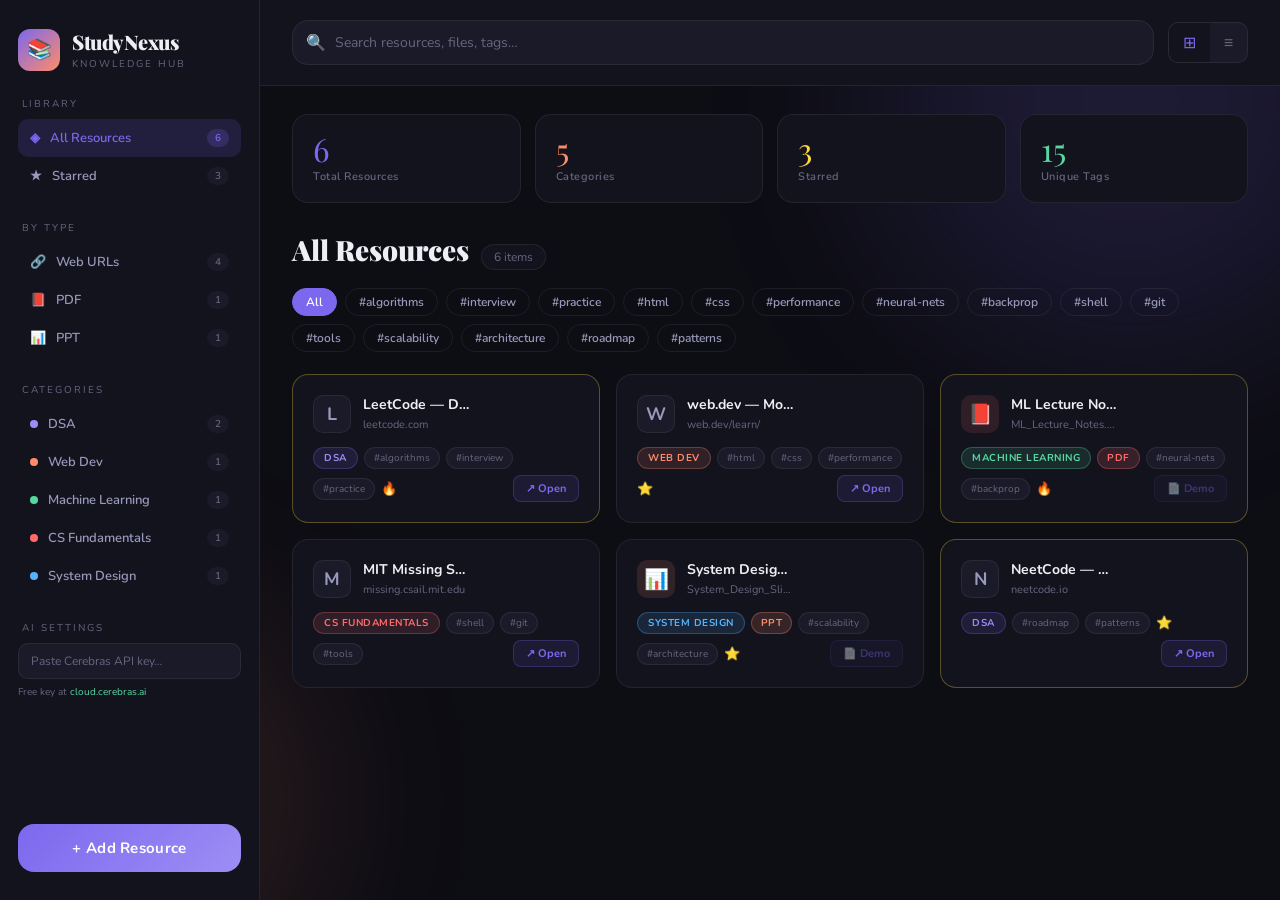
<file: index.html>
<!DOCTYPE html>
<!--
  ╔══════════════════════════════════════════════════════════════╗
  ║              StudyNexus — index.html  (v2)                   ║
  ║                                                              ║
  ║  NEW in v2:                                                  ║
  ║    • Add LOCAL FILES (PDF, PPT, images, videos, etc.)        ║
  ║    • File stored as base64 in localStorage                   ║
  ║    • AI suggests title + category + tags from filename/URL   ║
  ║    • Edit category (and other fields) after saving           ║
  ║    • Type-tab switcher: URL vs File in the add modal         ║
  ╚══════════════════════════════════════════════════════════════╝
-->
<html lang="en">
<head>
  <meta charset="UTF-8">
  <meta name="viewport" content="width=device-width, initial-scale=1.0">
  <title>StudyNexus 📚</title>
  <link rel="preconnect" href="https://fonts.googleapis.com">
  <link href="https://fonts.googleapis.com/css2?family=Playfair+Display:wght@700;900&family=Nunito:wght@400;500;600;700&display=swap" rel="stylesheet">
  <link rel="stylesheet" href="css/style.css">
  <link rel="stylesheet" href="css/animations.css">
  <link rel="stylesheet" href="css/modal.css">
</head>
<body>

  <!-- Decorative glowing background blobs (animated in animations.css) -->
  <div class="bg-blob bg-blob-1"></div>
  <div class="bg-blob bg-blob-2"></div>

  <!-- ═══════════════════════════════════════════
       MAIN LAYOUT  — sidebar | main content
  ════════════════════════════════════════════ -->
  <div class="layout">

    <!-- ╔══════════════╗
         ║   SIDEBAR    ║
         ╚══════════════╝ -->
    <aside class="sidebar">

      <div class="logo">
        <div class="logo-icon">📚</div>
        <div>
          <div class="logo-name">StudyNexus</div>
          <div class="logo-tagline">Knowledge Hub</div>
        </div>
      </div>

      <!-- Library nav (All, Starred) -->
      <div>
        <div class="sidebar-label">Library</div>
        <div id="main-nav">
          <button class="nav-btn active" onclick="setFilter('all', this)">
            <span>◈</span> All Resources
            <span class="nav-badge" id="count-all">0</span>
          </button>
          <button class="nav-btn" onclick="setFilter('starred', this)">
            <span>★</span> Starred
            <span class="nav-badge" id="count-starred">0</span>
          </button>
        </div>
      </div>

      <!-- File-type filter nav -->
      <div>
        <div class="sidebar-label">By Type</div>
        <div id="type-nav">
          <!-- Filled by render.js -->
        </div>
      </div>

      <!-- Category nav (generated from data) -->
      <div>
        <div class="sidebar-label">Categories</div>
        <div id="cat-nav">
          <!-- render.js fills this in dynamically -->
        </div>
      </div>

      <!-- Cerebras API key -->
      <div>
        <div class="sidebar-label">AI Settings</div>
        <div class="api-key-section">
          <input
            class="api-key-input"
            type="password"
            id="cerebras-api-key"
            placeholder="Paste Cerebras API key…"
            oninput="saveApiKey()"
          >
          <div class="api-key-hint">
            Free key at <a href="https://cloud.cerebras.ai" target="_blank" rel="noopener">cloud.cerebras.ai</a>
          </div>
          <div class="api-key-status" id="api-key-status"></div>
        </div>
      </div>

      <button class="add-resource-btn" onclick="openModal()">
        + Add Resource
      </button>

    </aside>

    <!-- ╔══════════════╗
         ║     MAIN     ║
         ╚══════════════╝ -->
    <main class="main">

      <!-- Search + view toggle -->
      <div class="topbar">
        <div class="search-box">
          <span class="search-icon">🔍</span>
          <input
            class="search-input"
            type="text"
            id="search-input"
            placeholder="Search resources, files, tags…"
            oninput="renderAll()"
          >
        </div>
        <div class="view-toggle">
          <button class="view-btn active" id="btn-grid" onclick="setView('grid')" title="Grid View">⊞</button>
          <button class="view-btn"        id="btn-list" onclick="setView('list')"  title="List View">≡</button>
        </div>
      </div>

      <div class="content">

        <!-- Stats row -->
        <div class="stats-row">
          <div class="stat-card" style="animation-delay:0.1s">
            <div class="stat-num" id="stat-total"   style="color:var(--accent)">0</div>
            <div class="stat-label">Total Resources</div>
          </div>
          <div class="stat-card" style="animation-delay:0.2s">
            <div class="stat-num" id="stat-cats"    style="color:var(--accent2)">0</div>
            <div class="stat-label">Categories</div>
          </div>
          <div class="stat-card" style="animation-delay:0.3s">
            <div class="stat-num" id="stat-starred" style="color:var(--yellow)">0</div>
            <div class="stat-label">Starred</div>
          </div>
          <div class="stat-card" style="animation-delay:0.4s">
            <div class="stat-num" id="stat-tags"    style="color:var(--accent3)">0</div>
            <div class="stat-label">Unique Tags</div>
          </div>
        </div>

        <!-- Heading -->
        <div class="page-heading">
          <h1 class="page-title"    id="page-title">All Resources</h1>
          <span class="page-subtitle" id="page-count">0 items</span>
        </div>

        <!-- Tag filter pills -->
        <div class="tag-bar" id="tag-bar"></div>

        <!-- Cards injected here by render.js -->
        <div id="resources-container"></div>

      </div>
    </main>

  </div><!-- end .layout -->


  <!-- ═══════════════════════════════════════════════════════
       ADD RESOURCE MODAL
       Has two tabs: URL tab and File tab.
       Switching tabs is handled by modal.js (switchTab function).
  ════════════════════════════════════════════════════════ -->
  <div class="modal-overlay" id="modal-overlay" onclick="closeIfOverlay(event)">
    <div class="modal">

      <div class="modal-header">
        <h2 class="modal-title" id="modal-main-title">Add Resource</h2>
        <button class="modal-close" onclick="closeModal()">×</button>
      </div>

      <!-- ── TAB SWITCHER: URL vs File ── -->
      <div class="tab-switcher">
        <!-- Tab buttons — clicking calls switchTab() in modal.js -->
        <button class="tab-btn active" id="tab-url"  onclick="switchTab('url')">
          🔗 Web URL
        </button>
        <button class="tab-btn"        id="tab-file" onclick="switchTab('file')">
          📁 Local File
        </button>
      </div>

      <!-- ══════════════════════════════
           TAB 1: URL input
      ══════════════════════════════ -->
      <div id="url-panel">
        <div class="form-group">
          <label class="form-label">URL *</label>
          <input
            class="form-input"
            type="url"
            id="inp-url"
            placeholder="https://…"
            oninput="autoFillTitle()"
          >
        </div>
      </div>

      <!-- ══════════════════════════════
           TAB 2: File upload
      ══════════════════════════════ -->
      <div id="file-panel" style="display:none">

        <!-- Drag-and-drop / click-to-browse zone -->
        <div class="file-drop-zone" id="file-drop-zone"
             onclick="document.getElementById('inp-file').click()"
             ondragover="onDragOver(event)"
             ondragleave="onDragLeave(event)"
             ondrop="onFileDrop(event)">
          <div class="file-drop-icon" id="file-drop-icon">📂</div>
          <div class="file-drop-text" id="file-drop-text">
            Click to browse or drag & drop
          </div>
          <div class="file-drop-hint">
            PDF, PPT, PPTX, DOC, DOCX, XLS, XLSX,<br>
            JPG, PNG, GIF, MP4, MOV, AVI, MP3 and more
          </div>
          <!-- The actual hidden file input — triggered by clicking the zone -->
          <input
            type="file"
            id="inp-file"
            style="display:none"
            accept=".pdf,.ppt,.pptx,.doc,.docx,.xls,.xlsx,.jpg,.jpeg,.png,.gif,.webp,.svg,.mp4,.mov,.avi,.mkv,.mp3,.wav,.zip,.txt,.md,.csv"
            onchange="onFileSelected(event)"
          >
        </div>

        <!-- File info row — shown once a file is picked -->
        <div class="file-info-row" id="file-info-row" style="display:none">
          <span class="file-type-icon" id="file-type-icon">📄</span>
          <div class="file-info-text">
            <div class="file-info-name" id="file-info-name"></div>
            <div class="file-info-size" id="file-info-size"></div>
          </div>
          <!-- × to clear the chosen file -->
          <button class="file-clear-btn" onclick="clearFile()" title="Remove file">×</button>
        </div>

      </div>

      <!-- ── Shared fields (shown for both tabs) ── -->

      <div class="form-group">
        <label class="form-label">Title *</label>
        <input
          class="form-input"
          type="text"
          id="inp-title"
          placeholder="Give this resource a name"
        >
      </div>

      <div class="form-row">
        <div class="form-group" style="margin-bottom:0">
          <label class="form-label">Category *</label>
          <input
            class="form-input"
            type="text"
            id="inp-cat"
            placeholder="e.g. DSA, React…"
            list="cat-list"
          >
          <datalist id="cat-list"></datalist>
        </div>
        <div class="form-group" style="margin-bottom:0">
          <label class="form-label">Importance</label>
          <select class="form-select" id="inp-importance">
            <option value="normal">Normal</option>
            <option value="important">⭐ Important</option>
            <option value="critical">🔥 Critical</option>
          </select>
        </div>
      </div>

      <div class="form-group" style="margin-top:16px">
        <label class="form-label">
          Tags <span class="form-hint">(Enter or comma to add)</span>
        </label>
        <div class="tags-input-area" id="tags-area" onclick="focusTagInput()">
          <input class="tags-text-input" id="tag-input" placeholder="Add a tag…" onkeydown="onTagKey(event)">
        </div>
      </div>

      <!-- ── AI SUGGEST SECTION ── -->
      <div class="ai-section">
        <div class="ai-section-header">
          <span class="ai-icon">✦</span>
          <span class="ai-label">AI Assistant</span>
          <span class="ai-badge">Cerebras</span>
        </div>
        <p class="ai-description">
          AI reads your <strong>URL or filename</strong> and suggests a
          <strong>title</strong>, <strong>category</strong>, and <strong>tags</strong>.
        </p>
        <button class="ai-btn" id="ai-suggest-btn" onclick="askCerebrasAI()">
          <span id="ai-btn-icon">✦</span>
          <span id="ai-btn-text">Suggest with AI</span>
        </button>
        <div class="ai-result" id="ai-result" style="display:none">
          <div class="ai-result-label">AI suggested:</div>
          <div id="ai-result-content"></div>
          <button class="ai-apply-btn" onclick="applyAiSuggestion()">✓ Apply Suggestions</button>
        </div>
        <div class="ai-error" id="ai-error" style="display:none"></div>
      </div>

      <button class="submit-btn" onclick="addResource()">Save Resource →</button>

    </div>
  </div>


  <!-- ═══════════════════════════════════════════════════════
       EDIT RESOURCE MODAL
       A second, separate modal that opens when the user clicks
       the ✏ (edit) button on any card. Lets them change:
         • Title, Category, Importance, Tags
       Category change is the key new feature here.
  ════════════════════════════════════════════════════════ -->
  <div class="modal-overlay" id="edit-modal-overlay" onclick="closeEditIfOverlay(event)">
    <div class="modal">

      <div class="modal-header">
        <h2 class="modal-title">Edit Resource</h2>
        <button class="modal-close" onclick="closeEditModal()">×</button>
      </div>

      <!-- Hidden field that stores which resource is being edited -->
      <!-- We read this id in actions.js when saving -->
      <input type="hidden" id="edit-resource-id">

      <!-- Show what type of resource this is (read-only info) -->
      <div class="edit-resource-preview" id="edit-resource-preview"></div>

      <div class="form-group">
        <label class="form-label">Title *</label>
        <input class="form-input" type="text" id="edit-inp-title" placeholder="Resource title">
      </div>

      <div class="form-row">
        <div class="form-group" style="margin-bottom:0">
          <label class="form-label">Category *
            <!-- Small hint explaining they can change category here -->
            <span class="form-hint">(you can change this!)</span>
          </label>
          <input
            class="form-input"
            type="text"
            id="edit-inp-cat"
            placeholder="e.g. DSA, React…"
            list="edit-cat-list"
          >
          <datalist id="edit-cat-list"></datalist>
        </div>
        <div class="form-group" style="margin-bottom:0">
          <label class="form-label">Importance</label>
          <select class="form-select" id="edit-inp-importance">
            <option value="normal">Normal</option>
            <option value="important">⭐ Important</option>
            <option value="critical">🔥 Critical</option>
          </select>
        </div>
      </div>

      <div class="form-group" style="margin-top:16px">
        <label class="form-label">
          Tags <span class="form-hint">(Enter or comma to add)</span>
        </label>
        <div class="tags-input-area" id="edit-tags-area" onclick="focusEditTagInput()">
          <input class="tags-text-input" id="edit-tag-input" placeholder="Add a tag…" onkeydown="onEditTagKey(event)">
        </div>
      </div>

      <button class="submit-btn" style="background:linear-gradient(135deg,#56d9a0,#38b082)" onclick="saveEditResource()">
        Save Changes →
      </button>

    </div>
  </div>


  <!-- Toast notifications -->
  <div class="toast-container" id="toast-container"></div>

  <!-- JS files — ORDER MATTERS -->
  <script src="js/data.js"></script>
  <script src="js/render.js"></script>
  <script src="js/actions.js"></script>
  <script src="js/modal.js"></script>
  <script src="js/ai.js"></script>
  <script src="js/app.js"></script>

</body>
</html>
</file>
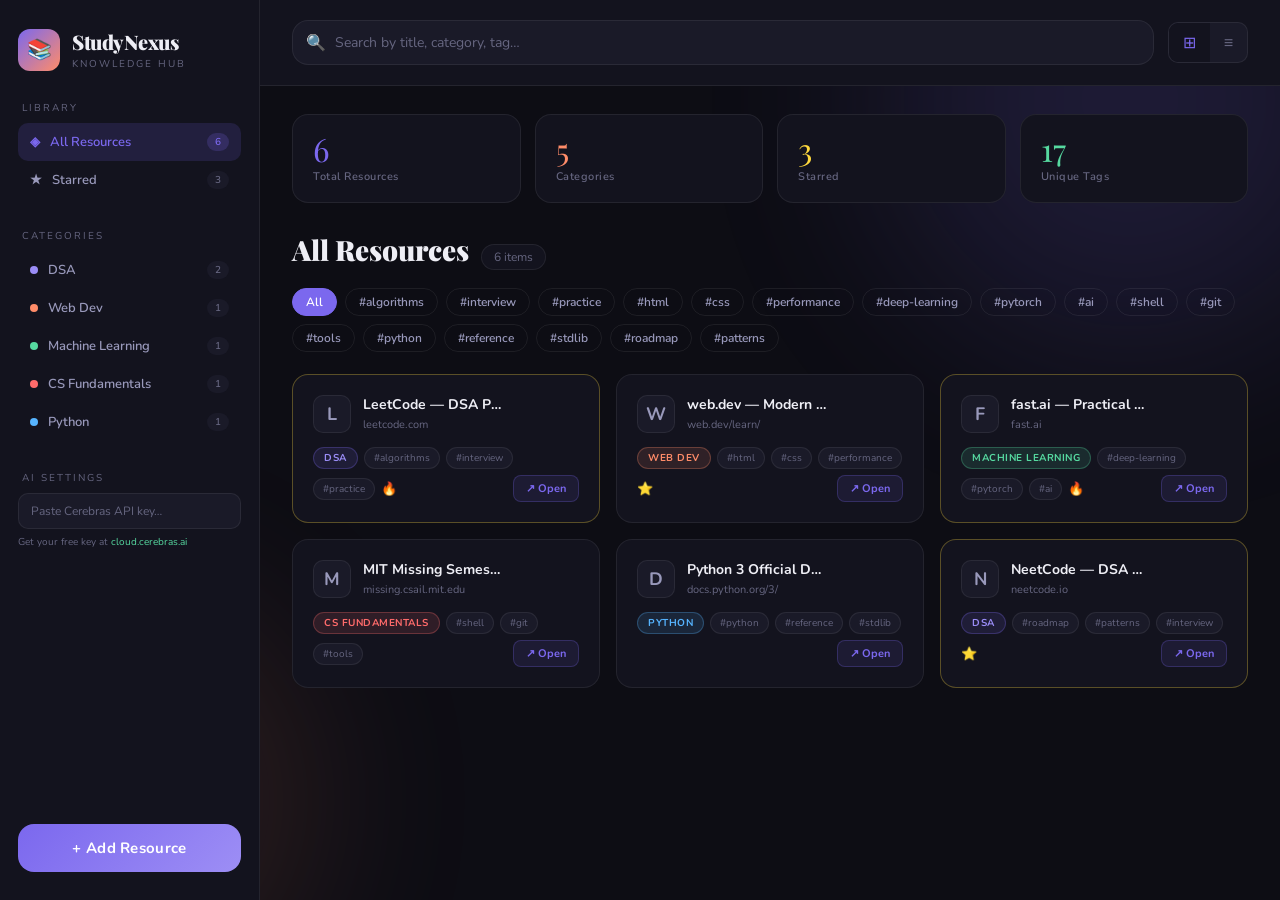
<file: StudyNexus/index.html>
<!DOCTYPE html>
<!--
  ╔══════════════════════════════════════════════════════════════╗
  ║              StudyNexus — index.html                         ║
  ║                                                              ║
  ║  This is the MAIN file. It only contains the HTML structure  ║
  ║  (the "skeleton" of the page).                               ║
  ║                                                              ║
  ║  The styles and logic live in separate files:                ║
  ║    css/style.css      → all the visual styling               ║
  ║    css/animations.css → all the keyframe animations          ║
  ║    css/modal.css      → modal + form styles                  ║
  ║    js/data.js         → data storage & seed data             ║
  ║    js/render.js       → building and showing cards           ║
  ║    js/actions.js      → star, delete, filter, view toggle    ║
  ║    js/modal.js        → open/close modal, form logic         ║
  ║    js/ai.js           → Cerebras AI integration              ║
  ║    js/app.js          → starts the app (runs last)           ║
  ╚══════════════════════════════════════════════════════════════╝
-->
<html lang="en">
<head>

  <!-- UTF-8 lets the browser display all characters including emojis -->
  <meta charset="UTF-8">

  <!-- Makes the page scale correctly on phones and tablets -->
  <meta name="viewport" content="width=device-width, initial-scale=1.0">

  <title>StudyNexus 📚</title>

  <!-- ── Google Fonts ──────────────────────────────────────────
       We load two fonts from Google's free CDN.
       Playfair Display → big headings (elegant, serif)
       Nunito           → body text (friendly, rounded)
  ─────────────────────────────────────────────────────────── -->
  <link rel="preconnect" href="https://fonts.googleapis.com">
  <link href="https://fonts.googleapis.com/css2?family=Playfair+Display:wght@700;900&family=Nunito:wght@400;500;600;700&display=swap" rel="stylesheet">

  <!-- ── Our CSS files (load order matters!) ───────────────────
       style.css     → variables, layout, cards, sidebar, topbar
       animations.css→ all @keyframes and transition classes
       modal.css     → the popup form and toast notifications
  ─────────────────────────────────────────────────────────── -->
  <link rel="stylesheet" href="css/style.css">
  <link rel="stylesheet" href="css/animations.css">
  <link rel="stylesheet" href="css/modal.css">

</head>
<body>

  <!-- ═══════════════════════════════════════════════════════════
       BACKGROUND DECORATION
       Two empty divs styled as blurry coloured circles.
       They float slowly using CSS animation (see animations.css).
  ════════════════════════════════════════════════════════════ -->
  <div class="bg-blob bg-blob-1"></div>
  <div class="bg-blob bg-blob-2"></div>

  <!-- ═══════════════════════════════════════════════════════════
       MAIN LAYOUT
       CSS Grid splits the page: [260px sidebar] [rest = content]
  ════════════════════════════════════════════════════════════ -->
  <div class="layout">

    <!-- ╔══════════════════════════════╗
         ║          SIDEBAR             ║
         ╚══════════════════════════════╝ -->
    <aside class="sidebar">

      <!-- Logo -->
      <div class="logo">
        <div class="logo-icon">📚</div>
        <div>
          <div class="logo-name">StudyNexus</div>
          <div class="logo-tagline">Knowledge Hub</div>
        </div>
      </div>

      <!-- Library section: All + Starred -->
      <div>
        <div class="sidebar-label">Library</div>
        <div id="main-nav">
          <!-- "active" class highlights the selected button -->
          <button class="nav-btn active" onclick="setFilter('all', this)">
            <span>◈</span> All Resources
            <span class="nav-badge" id="count-all">0</span>
          </button>
          <button class="nav-btn" onclick="setFilter('starred', this)">
            <span>★</span> Starred
            <span class="nav-badge" id="count-starred">0</span>
          </button>
        </div>
      </div>

      <!-- Categories section — buttons added here by JS (render.js) -->
      <div>
        <div class="sidebar-label">Categories</div>
        <div id="cat-nav">
          <!-- render.js fills this in dynamically -->
        </div>
      </div>

      <!-- Settings: API key for Cerebras AI -->
      <div>
        <div class="sidebar-label">AI Settings</div>
        <div class="api-key-section">
          <!-- 🔑 The user types their Cerebras API key here.
               ai.js reads this value when making AI requests. -->
          <input
            class="api-key-input"
            type="password"
            id="cerebras-api-key"
            placeholder="Paste Cerebras API key…"
            oninput="saveApiKey()"
          >
          <!-- password type hides the key characters -->
          <div class="api-key-hint">
            Get your free key at
            <a href="https://cloud.cerebras.ai" target="_blank" rel="noopener">cloud.cerebras.ai</a>
          </div>
          <!-- Green dot = key saved, shown by ai.js -->
          <div class="api-key-status" id="api-key-status"></div>
        </div>
      </div>

      <!-- Add Resource button — pinned to the bottom of sidebar -->
      <button class="add-resource-btn" onclick="openModal()">
        + Add Resource
      </button>

    </aside><!-- end sidebar -->


    <!-- ╔══════════════════════════════╗
         ║        MAIN CONTENT          ║
         ╚══════════════════════════════╝ -->
    <main class="main">

      <!-- Top bar: Search box + Grid/List toggle -->
      <div class="topbar">
        <div class="search-box">
          <span class="search-icon">🔍</span>
          <!-- oninput fires every time the user types a character -->
          <input
            class="search-input"
            type="text"
            id="search-input"
            placeholder="Search by title, category, tag…"
            oninput="renderAll()"
          >
        </div>

        <!-- ⊞ = grid icon   ≡ = list icon -->
        <div class="view-toggle">
          <button class="view-btn active" id="btn-grid" onclick="setView('grid')" title="Grid View">⊞</button>
          <button class="view-btn"        id="btn-list" onclick="setView('list')"  title="List View">≡</button>
        </div>
      </div>

      <!-- Scrollable content area -->
      <div class="content">

        <!-- ── Stats Row: 4 number cards ── -->
        <div class="stats-row">
          <!-- Each has an animation-delay so they stagger in -->
          <div class="stat-card" style="animation-delay:0.1s">
            <div class="stat-num" id="stat-total"   style="color:var(--accent)">0</div>
            <div class="stat-label">Total Resources</div>
          </div>
          <div class="stat-card" style="animation-delay:0.2s">
            <div class="stat-num" id="stat-cats"    style="color:var(--accent2)">0</div>
            <div class="stat-label">Categories</div>
          </div>
          <div class="stat-card" style="animation-delay:0.3s">
            <div class="stat-num" id="stat-starred" style="color:var(--yellow)">0</div>
            <div class="stat-label">Starred</div>
          </div>
          <div class="stat-card" style="animation-delay:0.4s">
            <div class="stat-num" id="stat-tags"    style="color:var(--accent3)">0</div>
            <div class="stat-label">Unique Tags</div>
          </div>
        </div>

        <!-- Page heading (title changes with active filter) -->
        <div class="page-heading">
          <h1 class="page-title"    id="page-title">All Resources</h1>
          <span class="page-subtitle" id="page-count">0 items</span>
        </div>

        <!-- Tag filter pills — built by render.js -->
        <div class="tag-bar" id="tag-bar"></div>

        <!-- Resource cards go here — built by render.js -->
        <div id="resources-container"></div>

      </div><!-- end .content -->
    </main><!-- end .main -->

  </div><!-- end .layout -->


  <!-- ═══════════════════════════════════════════════════════════
       ADD RESOURCE MODAL
       Hidden by default. openModal() / closeModal() in modal.js
       toggle the "open" class which CSS uses to show/hide it.
  ════════════════════════════════════════════════════════════ -->
  <div class="modal-overlay" id="modal-overlay" onclick="closeIfOverlay(event)">
    <div class="modal">

      <div class="modal-header">
        <h2 class="modal-title">Add Resource</h2>
        <!-- × button: rotates on hover (see modal.css) -->
        <button class="modal-close" onclick="closeModal()">×</button>
      </div>

      <!-- URL -->
      <div class="form-group">
        <label class="form-label">URL *</label>
        <input
          class="form-input"
          type="url"
          id="inp-url"
          placeholder="https://…"
          oninput="autoFillTitle()"
        >
        <!-- autoFillTitle() in modal.js guesses a title from the domain -->
      </div>

      <!-- Title -->
      <div class="form-group">
        <label class="form-label">Title *</label>
        <input
          class="form-input"
          type="text"
          id="inp-title"
          placeholder="e.g. Python Tutorial — Real Python"
        >
      </div>

      <!-- Category + Importance side-by-side -->
      <div class="form-row">
        <div class="form-group" style="margin-bottom:0">
          <label class="form-label">Category *</label>
          <!-- "list" attribute connects to the <datalist> for autocomplete -->
          <input
            class="form-input"
            type="text"
            id="inp-cat"
            placeholder="e.g. DSA, React…"
            list="cat-list"
          >
          <datalist id="cat-list">
            <!-- Options filled dynamically by render.js -->
          </datalist>
        </div>
        <div class="form-group" style="margin-bottom:0">
          <label class="form-label">Importance</label>
          <select class="form-select" id="inp-importance">
            <option value="normal">Normal</option>
            <option value="important">⭐ Important</option>
            <option value="critical">🔥 Critical</option>
          </select>
        </div>
      </div>

      <!-- Tags input -->
      <div class="form-group" style="margin-top:16px">
        <label class="form-label">
          Tags
          <span class="form-hint">(press Enter or comma to add)</span>
        </label>
        <!-- Clicking anywhere in this box focuses the hidden text input (modal.js) -->
        <div class="tags-input-area" id="tags-area" onclick="focusTagInput()">
          <input
            class="tags-text-input"
            id="tag-input"
            placeholder="Add a tag…"
            onkeydown="onTagKey(event)"
          >
        </div>
      </div>

      <!-- ── AI SUGGEST SECTION ──────────────────────────────────
           This entire block is controlled by ai.js.
           The button calls askCerebrasAI() which:
             1. Reads the URL + Title from the form
             2. Sends them to the Cerebras API
             3. Fills in category + tags automatically
      ─────────────────────────────────────────────────────────── -->
      <div class="ai-section">
        <div class="ai-section-header">
          <span class="ai-icon">✦</span>
          <span class="ai-label">AI Assistant</span>
          <span class="ai-badge">Cerebras</span>
        </div>

        <p class="ai-description">
          Let AI suggest the <strong>category</strong> and <strong>tags</strong>
          based on your URL and title. Add your API key in the sidebar first.
        </p>

        <!-- The AI suggest button -->
        <button class="ai-btn" id="ai-suggest-btn" onclick="askCerebrasAI()">
          <span id="ai-btn-icon">✦</span>
          <span id="ai-btn-text">Suggest with AI</span>
        </button>

        <!-- AI result area — shown after AI responds -->
        <div class="ai-result" id="ai-result" style="display:none">
          <div class="ai-result-label">AI suggested:</div>
          <div id="ai-result-content"></div>
          <!-- "Apply" button fills the form fields with AI suggestions -->
          <button class="ai-apply-btn" onclick="applyAiSuggestion()">
            ✓ Apply Suggestions
          </button>
        </div>

        <!-- Error message area -->
        <div class="ai-error" id="ai-error" style="display:none"></div>
      </div>

      <!-- Save button -->
      <button class="submit-btn" onclick="addResource()">
        Save Resource →
      </button>

    </div><!-- end .modal -->
  </div><!-- end .modal-overlay -->


  <!-- Toast notification container (bottom-right corner) -->
  <div class="toast-container" id="toast-container"></div>


  <!-- ═══════════════════════════════════════════════════════════
       JAVASCRIPT FILES — loaded at the bottom of <body>
       Order matters! Each file may use functions from files above it.

       1. data.js    → Must load first (others read `resources`)
       2. render.js  → Uses data from data.js
       3. actions.js → Uses render functions
       4. modal.js   → Uses data + render + actions
       5. ai.js      → Uses modal form fields
       6. app.js     → Runs last, starts the whole app
  ════════════════════════════════════════════════════════════ -->
  <script src="js/data.js"></script>
  <script src="js/render.js"></script>
  <script src="js/actions.js"></script>
  <script src="js/modal.js"></script>
  <script src="js/ai.js"></script>
  <script src="js/app.js"></script>

</body>
</html>
</file>
<file: css/style.css>
/*
  css/style.css  (v2)
  All variables, layout, sidebar, cards, topbar.
  New additions marked with  ← NEW
*/

/* ── CSS Variables ─────────────────────────────────────────── */
:root {
  --bg:        #0d0d14;
  --surface:   #13131e;
  --surface2:  #1a1a28;
  --accent:    #7b68ee;
  --accent2:   #ff8c69;
  --accent3:   #56d9a0;
  --text:      #eeeef5;
  --text-dim:  #666680;
  --text-mid:  #9999bb;
  --border:    #ffffff12;
  --red:       #ff6b6b;
  --yellow:    #ffd93d;
  --radius:    16px;
  --radius-sm: 10px;
}

/* ── Reset ─────────────────────────────────────────────────── */
* { margin:0; padding:0; box-sizing:border-box; }

/* ── Body ──────────────────────────────────────────────────── */
body {
  background-color: var(--bg);
  color: var(--text);
  font-family: 'Nunito', sans-serif;
  min-height: 100vh;
  overflow-x: hidden;
}

/* ── Background blobs ──────────────────────────────────────── */
.bg-blob {
  position: fixed;
  border-radius: 50%;
  filter: blur(100px);
  opacity: 0.15;
  pointer-events: none;
  z-index: 0;
  animation: float 8s ease-in-out infinite;
}
.bg-blob-1 { width:500px; height:500px; background:var(--accent);  top:-150px; right:-100px; animation-delay:0s;  }
.bg-blob-2 { width:400px; height:400px; background:var(--accent2); bottom:-100px; left:-100px; animation-delay:-4s; }

/* ── Layout ────────────────────────────────────────────────── */
.layout {
  display: grid;
  grid-template-columns: 260px 1fr;
  min-height: 100vh;
  position: relative;
  z-index: 1;
}

/* ── Sidebar ───────────────────────────────────────────────── */
.sidebar {
  background: var(--surface);
  border-right: 1px solid var(--border);
  padding: 28px 18px;
  display: flex;
  flex-direction: column;
  gap: 26px;
  position: sticky;
  top: 0;
  height: 100vh;
  overflow-y: auto;
  animation: slideInLeft 0.5s ease forwards;
}

.logo { display:flex; align-items:center; gap:12px; }
.logo-icon {
  width:42px; height:42px;
  background: linear-gradient(135deg, var(--accent), var(--accent2));
  border-radius:12px;
  display:flex; align-items:center; justify-content:center;
  font-size:20px;
  animation: logoBounce 3s ease-in-out infinite;
}
.logo-name    { font-family:'Playfair Display',serif; font-size:20px; font-weight:900; letter-spacing:-0.5px; }
.logo-tagline { font-size:10px; color:var(--text-dim); letter-spacing:2px; text-transform:uppercase; margin-top:2px; }

.sidebar-label {
  font-size:10px; color:var(--text-dim); letter-spacing:2px;
  text-transform:uppercase; margin-bottom:8px; padding-left:4px;
}

.nav-btn {
  display:flex; align-items:center; gap:10px;
  width:100%; padding:10px 12px;
  border:none; border-radius:var(--radius-sm);
  background:transparent; color:var(--text-mid);
  font-family:'Nunito',sans-serif; font-size:13px; font-weight:600;
  cursor:pointer; text-align:left;
  transition: background 0.2s, color 0.2s, transform 0.15s;
}
.nav-btn:hover  { background:var(--surface2); color:var(--text); transform:translateX(4px); }
.nav-btn.active { background:rgba(123,104,238,0.15); color:var(--accent); }
.nav-badge { margin-left:auto; background:var(--surface2); color:var(--text-dim); font-size:10px; padding:2px 8px; border-radius:20px; }
.nav-btn.active .nav-badge { background:rgba(123,104,238,0.2); color:var(--accent); }
.cat-dot { width:8px; height:8px; border-radius:50%; flex-shrink:0; }

/* ── API key section ─────────────────────────────────────── */
.api-key-section { display:flex; flex-direction:column; gap:6px; }
.api-key-input {
  width:100%; padding:9px 12px;
  background:var(--surface2); border:1px solid var(--border);
  border-radius:var(--radius-sm); color:var(--text);
  font-family:'Nunito',sans-serif; font-size:12px; outline:none;
  transition: border-color 0.2s, box-shadow 0.2s;
}
.api-key-input:focus { border-color:var(--accent3); box-shadow:0 0 0 3px rgba(86,217,160,0.12); }
.api-key-input::placeholder { color:var(--text-dim); }
.api-key-hint { font-size:10px; color:var(--text-dim); line-height:1.5; }
.api-key-hint a { color:var(--accent3); text-decoration:none; }
.api-key-hint a:hover { text-decoration:underline; }
.api-key-status { font-size:11px; font-weight:600; min-height:16px; }

/* ── Add resource button ─────────────────────────────────── */
.add-resource-btn {
  margin-top:auto; padding:14px;
  background: linear-gradient(135deg, var(--accent), #9d8ef5);
  border:none; border-radius:var(--radius);
  color:white; font-family:'Nunito',sans-serif; font-size:15px; font-weight:700;
  cursor:pointer; letter-spacing:0.3px;
  transition: transform 0.2s, box-shadow 0.2s;
  animation: pulseShadow 2.5s ease-in-out infinite;
}
.add-resource-btn:hover { transform:translateY(-2px); box-shadow:0 10px 30px rgba(123,104,238,0.5); }

/* ── Topbar ─────────────────────────────────────────────── */
.topbar {
  background:var(--surface); border-bottom:1px solid var(--border);
  padding:20px 32px; display:flex; align-items:center; gap:14px;
}
.search-box { flex:1; position:relative; }
.search-icon { position:absolute; left:14px; top:50%; transform:translateY(-50%); font-size:16px; color:var(--text-dim); }
.search-input {
  width:100%; padding:12px 16px 12px 42px;
  background:var(--surface2); border:1px solid var(--border);
  border-radius:var(--radius); color:var(--text);
  font-family:'Nunito',sans-serif; font-size:14px; outline:none;
  transition: border-color 0.2s, box-shadow 0.2s;
}
.search-input:focus { border-color:var(--accent); box-shadow:0 0 0 3px rgba(123,104,238,0.15); }
.search-input::placeholder { color:var(--text-dim); }
.view-toggle { display:flex; background:var(--surface2); border:1px solid var(--border); border-radius:var(--radius-sm); overflow:hidden; }
.view-btn { padding:10px 14px; border:none; background:transparent; color:var(--text-dim); font-size:16px; cursor:pointer; transition: background 0.2s, color 0.2s; }
.view-btn.active { background:var(--surface); color:var(--accent); }

/* ── Main + content area ────────────────────────────────── */
.main { display:flex; flex-direction:column; animation:fadeUp 0.6s ease forwards; animation-delay:0.1s; opacity:0; }
.content { padding:28px 32px; flex:1; overflow-y:auto; }

/* ── Stats row ──────────────────────────────────────────── */
.stats-row { display:grid; grid-template-columns:repeat(4,1fr); gap:14px; margin-bottom:28px; }
.stat-card {
  background:var(--surface); border:1px solid var(--border);
  border-radius:var(--radius); padding:18px 20px;
  transition: transform 0.2s, border-color 0.2s;
  animation:fadeUp 0.5s ease forwards; opacity:0;
}
.stat-card:hover { transform:translateY(-3px); border-color:rgba(255,255,255,0.12); }
.stat-num   { font-family:'Playfair Display',serif; font-size:32px; line-height:1; margin-bottom:4px; }
.stat-label { font-size:11px; color:var(--text-dim); letter-spacing:0.5px; font-weight:600; }

/* ── Page heading ───────────────────────────────────────── */
.page-heading { display:flex; align-items:baseline; gap:12px; margin-bottom:18px; }
.page-title   { font-family:'Playfair Display',serif; font-size:28px; font-weight:900; }
.page-subtitle {
  font-size:12px; color:var(--text-dim);
  background:var(--surface); border:1px solid var(--border);
  padding:4px 12px; border-radius:20px;
}

/* ── Tag bar ────────────────────────────────────────────── */
.tag-bar { display:flex; flex-wrap:wrap; gap:8px; margin-bottom:22px; }
.tag-pill {
  padding:5px 13px; border-radius:20px; border:1px solid var(--border);
  background:transparent; color:var(--text-mid);
  font-family:'Nunito',sans-serif; font-size:12px; font-weight:600;
  cursor:pointer; transition:all 0.2s;
}
.tag-pill:hover { border-color:rgba(255,255,255,0.2); color:var(--text); transform:translateY(-1px); }
.tag-pill.active { background:var(--accent); border-color:var(--accent); color:white; }

/* ── Resource containers ──────────────────────────────── */
.resources-grid { display:grid; grid-template-columns:repeat(auto-fill, minmax(290px, 1fr)); gap:16px; }
.resources-list { display:flex; flex-direction:column; gap:10px; }

/* ── GRID CARD ──────────────────────────────────────────── */
.card {
  background:var(--surface); border:1px solid var(--border);
  border-radius:var(--radius); padding:20px;
  position:relative; overflow:hidden;
  animation: cardPop 0.4s cubic-bezier(0.34,1.56,0.64,1) forwards; opacity:0;
  transition: transform 0.25s, border-color 0.25s, box-shadow 0.25s;
}
.card:hover { transform:translateY(-4px) scale(1.01); border-color:rgba(255,255,255,0.14); box-shadow:0 16px 40px rgba(0,0,0,0.4); }
/* Shimmer sweep on hover */
.card::after {
  content:''; position:absolute; top:0; left:-100%; width:60%; height:100%;
  background: linear-gradient(90deg, transparent, rgba(255,255,255,0.04), transparent);
}
.card:hover::after { left:150%; transition:left 0.5s ease; }
.card.starred { border-color:rgba(255,217,61,0.3); }

.card-top { display:flex; align-items:flex-start; gap:12px; margin-bottom:14px; }

/* ── Favicon / file icon box ─────────────────────────────
   ← NEW: file resources show a coloured type icon instead
────────────────────────────────────────────────────────── */
.favicon-box {
  width:38px; height:38px; border-radius:10px;
  background:var(--surface2); border:1px solid var(--border);
  display:flex; align-items:center; justify-content:center;
  flex-shrink:0; overflow:hidden; font-size:18px; font-weight:700;
  color:var(--text-mid); transition:transform 0.2s;
}
.card:hover .favicon-box { transform:rotate(-5deg) scale(1.1); }
.favicon-box img { width:22px; height:22px; object-fit:contain; }

/* File type icon box  ← NEW */
.file-icon-box {
  width:38px; height:38px; border-radius:10px;
  display:flex; align-items:center; justify-content:center;
  flex-shrink:0; font-size:20px;
  transition:transform 0.2s;
}
.card:hover .file-icon-box { transform:rotate(-5deg) scale(1.1); }

.card-title-area { flex:1; min-width:0; }
.card-title { font-size:14px; font-weight:700; color:var(--text); margin-bottom:3px; white-space:nowrap; overflow:hidden; text-overflow:ellipsis; }
.card-url   { font-size:11px; color:var(--text-dim); white-space:nowrap; overflow:hidden; text-overflow:ellipsis; }

/* Card action buttons (star, edit, delete) — hidden until hover */
.card-actions { display:flex; gap:4px; opacity:0; transition:opacity 0.2s; }
.card:hover .card-actions { opacity:1; }

.icon-btn {
  width:30px; height:30px; border-radius:8px;
  border:1px solid var(--border); background:var(--surface2);
  color:var(--text-dim); font-size:13px; cursor:pointer;
  display:flex; align-items:center; justify-content:center;
  transition:all 0.15s; text-decoration:none;
}
.icon-btn:hover      { background:var(--surface); color:var(--text); transform:scale(1.15); }
.icon-btn.starred    { color:var(--yellow); border-color:rgba(255,217,61,0.35); background:rgba(255,217,61,0.08); }
.icon-btn.del:hover  { color:var(--red);    border-color:rgba(255,107,107,0.35); background:rgba(255,107,107,0.08); }
.icon-btn.edit:hover { color:var(--accent3); border-color:rgba(86,217,160,0.35); background:rgba(86,217,160,0.08); }

/* Card meta row: category + tags + file-type badge + open button */
.card-meta { display:flex; align-items:center; gap:6px; flex-wrap:wrap; }

.cat-badge {
  padding:3px 10px; border-radius:20px;
  font-size:10px; font-weight:700; text-transform:uppercase; letter-spacing:0.5px;
  cursor:pointer; /* ← NEW: clicking edits the category */
  transition:opacity 0.15s;
}
.cat-badge:hover { opacity:0.75; }

.tag-badge {
  padding:3px 9px; border-radius:20px; font-size:10px;
  background:var(--surface2); border:1px solid var(--border); color:var(--text-dim);
  cursor:pointer; transition:all 0.15s;
}
.tag-badge:hover { color:var(--accent3); border-color:rgba(86,217,160,0.3); }

/* File type badge (PDF, PPT, etc.) shown on cards  ← NEW */
.file-type-badge {
  padding:3px 9px; border-radius:20px; font-size:10px;
  font-weight:700; text-transform:uppercase; letter-spacing:0.5px;
}

/* Open link / open file button */
.open-btn {
  margin-left:auto; padding:5px 12px;
  background:rgba(123,104,238,0.1); border:1px solid rgba(123,104,238,0.25);
  border-radius:8px; color:var(--accent);
  font-family:'Nunito',sans-serif; font-size:11px; font-weight:700;
  text-decoration:none; transition:all 0.2s; white-space:nowrap; cursor:pointer;
  display:inline-flex; align-items:center; gap:4px;
}
.open-btn:hover { background:rgba(123,104,238,0.22); transform:translateX(2px); }

/* ── LIST CARD ──────────────────────────────────────────── */
.list-card {
  background:var(--surface); border:1px solid var(--border);
  border-radius:var(--radius-sm); padding:14px 18px;
  display:flex; align-items:center; gap:14px;
  animation: slideInRight 0.3s ease forwards; opacity:0;
  transition: background 0.2s, border-color 0.2s;
}
.list-card:hover  { background:var(--surface2); border-color:rgba(255,255,255,0.1); }
.list-card.starred { border-color:rgba(255,217,61,0.2); }
.list-card .card-actions { opacity:1; margin-left:auto; }

/* ── Empty state ─────────────────────────────────────────── */
.empty-state { text-align:center; padding:80px 20px; color:var(--text-dim); }
.empty-emoji { font-size:52px; margin-bottom:16px; display:block; animation:bounce 2s ease-in-out infinite; }
.empty-state h3 { font-family:'Playfair Display',serif; font-size:22px; color:var(--text-mid); margin-bottom:8px; }
.empty-state p  { font-size:14px; line-height:1.6; }

/* ── Scrollbar ───────────────────────────────────────────── */
::-webkit-scrollbar       { width:5px; }
::-webkit-scrollbar-track { background:transparent; }
::-webkit-scrollbar-thumb { background:var(--surface2); border-radius:5px; }
</file>
<file: css/animations.css>
/*
  ╔══════════════════════════════════════════════════════════════╗
  ║                 css/animations.css                           ║
  ║                                                              ║
  ║  All @keyframes animations live here.                        ║
  ║  Keeping animations separate makes them easy to tweak or     ║
  ║  disable without touching any layout/colour code.            ║
  ║                                                              ║
  ║  Animations in this file:                                    ║
  ║    float        → background blobs slowly rise & fall        ║
  ║    logoBounce   → logo icon gently rocks side to side        ║
  ║    slideInLeft  → sidebar slides in from the left            ║
  ║    fadeUp       → content fades up from below                ║
  ║    cardPop      → cards spring in with overshoot             ║
  ║    slideInRight → list cards slide in from the right         ║
  ║    tagPop       → tag pills pop in when added                ║
  ║    pulseShadow  → "Add" button glows rhythmically            ║
  ║    bounce       → empty-state emoji bounces                  ║
  ║    toastSlide   → toast slides in from the right             ║
  ║    toastFade    → toast fades out to the right               ║
  ║    spin         → AI loading spinner                         ║
  ║    shimmer      → AI loading skeleton shimmer                ║
  ╚══════════════════════════════════════════════════════════════╝
*/


/* ================================================================
   float — background blobs rise 30px then return
   Used by: .bg-blob-1 and .bg-blob-2 (style.css)
   The blobs have different animation-delay values so they
   don't move in sync — this creates a more organic feel.
================================================================ */
@keyframes float {
  0%   { transform: translateY(0px); }
  50%  { transform: translateY(-30px); }
  100% { transform: translateY(0px); }
}


/* ================================================================
   logoBounce — logo icon gently rocks and grows
   Used by: .logo-icon (style.css)
================================================================ */
@keyframes logoBounce {
  0%,  100% { transform: rotate(0deg)  scale(1);    }
  25%        { transform: rotate(-5deg) scale(1.05); }
  75%        { transform: rotate(5deg)  scale(1.05); }
}


/* ================================================================
   slideInLeft — slides from off-screen left to normal position
   Used by: .sidebar (style.css)
================================================================ */
@keyframes slideInLeft {
  from {
    opacity: 0;
    transform: translateX(-30px); /* 30px off-screen to the left */
  }
  to {
    opacity: 1;
    transform: translateX(0);
  }
}


/* ================================================================
   fadeUp — fades in while rising up by 20px
   Used by: .main (style.css), .stat-card (style.css)
   The animation-delay stagger on stat cards (0.1s, 0.2s, …)
   is set directly in index.html using style="animation-delay:…"
================================================================ */
@keyframes fadeUp {
  from {
    opacity: 0;
    transform: translateY(20px);
  }
  to {
    opacity: 1;
    transform: translateY(0);
  }
}


/* ================================================================
   cardPop — cards spring in with a slight overshoot (bouncy feel)
   The secret is the cubic-bezier easing in style.css:
     cubic-bezier(0.34, 1.56, 0.64, 1)
   The "1.56" means it goes slightly past its end position
   before settling — like a spring!
   Used by: .card (style.css)
================================================================ */
@keyframes cardPop {
  from {
    opacity: 0;
    transform: scale(0.85) translateY(20px);
  }
  to {
    opacity: 1;
    transform: scale(1) translateY(0);
  }
}


/* ================================================================
   slideInRight — list view cards slide in from the right
   Used by: .list-card (style.css)
================================================================ */
@keyframes slideInRight {
  from {
    opacity: 0;
    transform: translateX(20px); /* starts 20px to the right */
  }
  to {
    opacity: 1;
    transform: translateX(0);
  }
}


/* ================================================================
   tagPop — new tag pills pop into existence in the form
   Used by: .form-tag-pill (modal.css)
================================================================ */
@keyframes tagPop {
  from { transform: scale(0.4); opacity: 0; }
  to   { transform: scale(1);   opacity: 1; }
}


/* ================================================================
   pulseShadow — the "Add Resource" sidebar button pulses with glow
   Used by: .add-resource-btn (style.css)
================================================================ */
@keyframes pulseShadow {
  0%,  100% { box-shadow: 0 0 0 0   rgba(123, 104, 238, 0.4); }
  50%        { box-shadow: 0 0 0 12px rgba(123, 104, 238, 0);   }
}


/* ================================================================
   bounce — empty-state emoji bobs up and down
   Used by: .empty-emoji (style.css)
================================================================ */
@keyframes bounce {
  0%,  100% { transform: translateY(0);    }
  50%        { transform: translateY(-14px); }
}


/* ================================================================
   toastSlide — toast notification slides in from the right
   Used by: .toast (modal.css)
================================================================ */
@keyframes toastSlide {
  from { opacity: 0; transform: translateX(30px); }
  to   { opacity: 1; transform: translateX(0);    }
}


/* ================================================================
   toastFade — toast notification fades out to the right
   Added to .toast by JS (modal.js) before removing from DOM
================================================================ */
@keyframes toastFade {
  to { opacity: 0; transform: translateX(30px); }
}


/* ================================================================
   spin — simple 360° rotation used for the AI loading spinner
   Used by: .ai-spinner inside ai.js
================================================================ */
@keyframes spin {
  from { transform: rotate(0deg);   }
  to   { transform: rotate(360deg); }
}


/* ================================================================
   shimmer — a moving gradient shimmer used on skeleton loaders
   Used by: .ai-loading-shimmer (modal.css)
================================================================ */
@keyframes shimmer {
  0%   { background-position: 200% 0; }
  100% { background-position: -200% 0; }
}


/* ================================================================
   UTILITY ANIMATION CLASSES
   These can be applied to any element from HTML or JS:
     <div class="anim-fade-up">…</div>
     element.classList.add('anim-fade-up')
================================================================ */

/* Reusable fade-up you can add to any element */
.anim-fade-up {
  animation: fadeUp 0.5s ease forwards;
}

/* Reusable pop for any element */
.anim-pop {
  animation: cardPop 0.4s cubic-bezier(0.34, 1.56, 0.64, 1) forwards;
}

/* Reusable spin for any element */
.anim-spin {
  animation: spin 0.8s linear infinite;
  display: inline-block;
}
</file>
<file: css/modal.css>
/*
  css/modal.css  (v2)
  Modal, form, AI section, toasts.
  NEW: tab switcher, file drop zone, file info row, edit modal preview
*/

/* ── Modal overlay ──────────────────────────────────────── */
.modal-overlay {
  position:fixed; inset:0;
  background:rgba(0,0,0,0.65); backdrop-filter:blur(6px);
  z-index:100;
  display:flex; align-items:center; justify-content:center; padding:20px;
  opacity:0; pointer-events:none; transition:opacity 0.25s;
}
.modal-overlay.open { opacity:1; pointer-events:all; }

/* ── Modal box ──────────────────────────────────────────── */
.modal {
  background:var(--surface); border:1px solid var(--border);
  border-radius:22px; padding:32px; width:100%; max-width:520px;
  box-shadow:0 40px 80px rgba(0,0,0,0.5);
  max-height:90vh; overflow-y:auto;
  transform:scale(0.92) translateY(16px);
  transition:transform 0.3s cubic-bezier(0.34,1.56,0.64,1);
}
.modal-overlay.open .modal { transform:scale(1) translateY(0); }

.modal-header { display:flex; align-items:center; justify-content:space-between; margin-bottom:20px; }
.modal-title  { font-family:'Playfair Display',serif; font-size:24px; font-weight:900; }
.modal-close  {
  width:34px; height:34px; border-radius:50%;
  background:var(--surface2); border:1px solid var(--border);
  color:var(--text-dim); font-size:20px; cursor:pointer;
  display:flex; align-items:center; justify-content:center;
  transition: color 0.15s, transform 0.2s;
}
.modal-close:hover { color:var(--text); transform:rotate(90deg); }

/* ════════════════════════════════════════
   TAB SWITCHER  ← NEW
   Toggles between URL panel and File panel
════════════════════════════════════════ */
.tab-switcher {
  display:flex; gap:6px;
  background:var(--surface2); border:1px solid var(--border);
  border-radius:var(--radius-sm); padding:5px;
  margin-bottom:20px;
}

/* Each tab button */
.tab-btn {
  flex:1; padding:9px 14px; border:none; border-radius:8px;
  background:transparent; color:var(--text-dim);
  font-family:'Nunito',sans-serif; font-size:13px; font-weight:700;
  cursor:pointer; transition:all 0.2s; letter-spacing:0.2px;
}
.tab-btn:hover { color:var(--text); }

/* Active tab — white card that stands out */
.tab-btn.active {
  background:var(--surface);
  color:var(--text);
  box-shadow:0 2px 8px rgba(0,0,0,0.3);
}

/* ════════════════════════════════════════
   FILE DROP ZONE  ← NEW
   The dashed rectangle where users drag files or click to browse
════════════════════════════════════════ */
.file-drop-zone {
  border:2px dashed var(--border);
  border-radius:var(--radius);
  padding:28px 20px;
  text-align:center; cursor:pointer;
  transition:all 0.2s;
  background:var(--surface2);
  margin-bottom:12px;
}

/* When file is dragged over the zone */
.file-drop-zone.drag-over {
  border-color:var(--accent);
  background:rgba(123,104,238,0.08);
  transform:scale(1.01);
}

.file-drop-zone:hover {
  border-color:rgba(255,255,255,0.2);
  background:rgba(255,255,255,0.03);
}

/* Big icon in the drop zone */
.file-drop-icon {
  font-size:36px;
  margin-bottom:10px;
  display:block;
  transition:transform 0.2s;
}
.file-drop-zone:hover .file-drop-icon { transform:translateY(-4px); }

.file-drop-text {
  font-size:14px; font-weight:700; color:var(--text-mid);
  margin-bottom:6px;
}
.file-drop-hint { font-size:11px; color:var(--text-dim); line-height:1.5; }

/* ── File info row (shown after a file is picked) ← NEW ── */
.file-info-row {
  display:flex; align-items:center; gap:12px;
  background:var(--surface2); border:1px solid var(--border);
  border-radius:var(--radius-sm); padding:12px 14px;
  margin-bottom:12px;
  animation:fadeUp 0.25s ease;
}

/* The file-type emoji icon */
.file-type-icon { font-size:28px; flex-shrink:0; }

.file-info-text { flex:1; min-width:0; }
.file-info-name { font-size:13px; font-weight:700; color:var(--text); white-space:nowrap; overflow:hidden; text-overflow:ellipsis; }
.file-info-size { font-size:11px; color:var(--text-dim); margin-top:2px; }

/* × clear file button */
.file-clear-btn {
  width:28px; height:28px; border-radius:50%;
  background:transparent; border:1px solid var(--border);
  color:var(--text-dim); font-size:16px; cursor:pointer;
  display:flex; align-items:center; justify-content:center;
  transition:all 0.15s; flex-shrink:0;
}
.file-clear-btn:hover { background:rgba(255,107,107,0.1); border-color:rgba(255,107,107,0.35); color:var(--red); }

/* ════════════════════════════════════════
   EDIT RESOURCE PREVIEW  ← NEW
   Shows what's being edited at the top of the edit modal
════════════════════════════════════════ */
.edit-resource-preview {
  display:flex; align-items:center; gap:12px;
  background:var(--surface2); border:1px solid var(--border);
  border-radius:var(--radius-sm); padding:12px 14px;
  margin-bottom:20px;
}
.edit-preview-icon { font-size:24px; flex-shrink:0; }
.edit-preview-url  { font-size:11px; color:var(--text-dim); white-space:nowrap; overflow:hidden; text-overflow:ellipsis; flex:1; }

/* ── Form elements ──────────────────────────────────────── */
.form-group    { margin-bottom:16px; }
.form-label    { display:block; font-size:10px; font-weight:700; letter-spacing:1.5px; text-transform:uppercase; color:var(--text-dim); margin-bottom:7px; }
.form-hint     { font-size:9px; opacity:0.5; text-transform:none; letter-spacing:0; font-weight:400; margin-left:4px; }
.form-input, .form-select {
  width:100%; padding:11px 14px;
  background:var(--surface2); border:1px solid var(--border);
  border-radius:var(--radius-sm); color:var(--text);
  font-family:'Nunito',sans-serif; font-size:14px; outline:none;
  transition: border-color 0.2s, box-shadow 0.2s; appearance:none;
}
.form-input:focus, .form-select:focus { border-color:var(--accent); box-shadow:0 0 0 3px rgba(123,104,238,0.12); }
.form-input::placeholder { color:var(--text-dim); }
.form-row { display:grid; grid-template-columns:1fr 1fr; gap:12px; }

/* Tags input area */
.tags-input-area {
  display:flex; flex-wrap:wrap; gap:6px; align-items:center;
  background:var(--surface2); border:1px solid var(--border);
  border-radius:var(--radius-sm); padding:8px; min-height:46px;
  cursor:text; transition: border-color 0.2s, box-shadow 0.2s;
}
.tags-input-area:focus-within { border-color:var(--accent); box-shadow:0 0 0 3px rgba(123,104,238,0.12); }
.form-tag-pill {
  display:flex; align-items:center; gap:5px;
  background:rgba(123,104,238,0.15); border:1px solid rgba(123,104,238,0.3);
  color:var(--accent); padding:3px 10px; border-radius:20px;
  font-size:12px; font-weight:600;
  animation: tagPop 0.2s cubic-bezier(0.34,1.56,0.64,1);
}
.form-tag-remove { cursor:pointer; font-size:15px; opacity:0.6; line-height:1; transition:opacity 0.15s, transform 0.15s; }
.form-tag-remove:hover { opacity:1; transform:scale(1.3); }
.tags-text-input { border:none; background:transparent; color:var(--text); font-family:'Nunito',sans-serif; font-size:13px; outline:none; min-width:80px; flex:1; }
.tags-text-input::placeholder { color:var(--text-dim); }

/* ── AI section ─────────────────────────────────────────── */
.ai-section {
  margin-top:4px; margin-bottom:6px;
  background:linear-gradient(135deg, rgba(123,104,238,0.06), rgba(86,217,160,0.06));
  border:1px solid rgba(123,104,238,0.2);
  border-radius:var(--radius); padding:16px;
}
.ai-section-header { display:flex; align-items:center; gap:8px; margin-bottom:8px; }
.ai-icon   { font-size:16px; color:var(--accent3); }
.ai-label  { font-size:13px; font-weight:700; color:var(--text); }
.ai-badge  { font-size:9px; font-weight:700; letter-spacing:1px; text-transform:uppercase; background:rgba(86,217,160,0.15); border:1px solid rgba(86,217,160,0.3); color:var(--accent3); padding:2px 8px; border-radius:20px; margin-left:auto; }
.ai-description { font-size:12px; color:var(--text-mid); line-height:1.5; margin-bottom:12px; }
.ai-description strong { color:var(--text); }
.ai-btn {
  display:flex; align-items:center; justify-content:center; gap:8px; width:100%; padding:10px;
  background:rgba(86,217,160,0.1); border:1px solid rgba(86,217,160,0.3);
  border-radius:var(--radius-sm); color:var(--accent3);
  font-family:'Nunito',sans-serif; font-size:13px; font-weight:700;
  cursor:pointer; letter-spacing:0.3px; transition:all 0.2s;
}
.ai-btn:hover    { background:rgba(86,217,160,0.18); transform:translateY(-1px); box-shadow:0 4px 14px rgba(86,217,160,0.2); }
.ai-btn:disabled { opacity:0.5; cursor:not-allowed; transform:none; }
.ai-spinner { display:inline-block; width:14px; height:14px; border:2px solid rgba(86,217,160,0.3); border-top-color:var(--accent3); border-radius:50%; animation:spin 0.7s linear infinite; }
.ai-result { margin-top:12px; background:var(--surface2); border:1px solid var(--border); border-radius:var(--radius-sm); padding:12px; }
.ai-result-label { font-size:10px; font-weight:700; letter-spacing:1px; text-transform:uppercase; color:var(--text-dim); margin-bottom:8px; }

/* AI chip for title suggestion  ← NEW */
.ai-title-chip {
  display:flex; align-items:center; gap:6px;
  background:rgba(255,140,105,0.1); border:1px solid rgba(255,140,105,0.25);
  color:var(--accent2); padding:5px 12px; border-radius:var(--radius-sm);
  font-size:12px; font-weight:700; margin-bottom:8px;
  word-break:break-word;
}
.ai-cat-chip  { display:inline-flex; align-items:center; gap:5px; background:rgba(123,104,238,0.12); border:1px solid rgba(123,104,238,0.25); color:var(--accent); padding:4px 12px; border-radius:20px; font-size:12px; font-weight:700; margin-bottom:8px; }
.ai-tags-row  { display:flex; flex-wrap:wrap; gap:6px; margin-bottom:10px; }
.ai-tag-chip  { background:rgba(86,217,160,0.1); border:1px solid rgba(86,217,160,0.25); color:var(--accent3); padding:3px 10px; border-radius:20px; font-size:11px; font-weight:600; }
.ai-apply-btn { width:100%; padding:8px; background:rgba(123,104,238,0.12); border:1px solid rgba(123,104,238,0.25); border-radius:var(--radius-sm); color:var(--accent); font-family:'Nunito',sans-serif; font-size:12px; font-weight:700; cursor:pointer; transition:all 0.2s; }
.ai-apply-btn:hover { background:rgba(123,104,238,0.22); }
.ai-error { margin-top:10px; padding:10px 12px; background:rgba(255,107,107,0.08); border:1px solid rgba(255,107,107,0.2); border-radius:var(--radius-sm); color:var(--red); font-size:12px; line-height:1.5; white-space:pre-line; }
.ai-loading-shimmer { height:14px; border-radius:4px; background:linear-gradient(90deg, var(--surface2) 25%, var(--surface) 50%, var(--surface2) 75%); background-size:200% 100%; animation:shimmer 1.5s infinite; margin-bottom:8px; }

/* ── Submit button ───────────────────────────────────────── */
.submit-btn {
  width:100%; padding:14px;
  background:linear-gradient(135deg, var(--accent), #9d8ef5);
  border:none; border-radius:var(--radius); color:white;
  font-family:'Nunito',sans-serif; font-size:15px; font-weight:700;
  cursor:pointer; margin-top:10px; letter-spacing:0.3px;
  transition: transform 0.2s, box-shadow 0.2s;
}
.submit-btn:hover  { transform:translateY(-2px); box-shadow:0 10px 28px rgba(123,104,238,0.45); }
.submit-btn:active { transform:translateY(0); }

/* ── Toast notifications ────────────────────────────────── */
.toast-container { position:fixed; bottom:24px; right:24px; z-index:200; display:flex; flex-direction:column; gap:8px; }
.toast { background:var(--surface2); border:1px solid var(--border); border-radius:var(--radius-sm); padding:12px 18px; font-size:13px; font-weight:600; display:flex; align-items:center; gap:10px; box-shadow:0 8px 24px rgba(0,0,0,0.4); animation:toastSlide 0.3s ease; }
.toast.removing { animation:toastFade 0.3s ease forwards; }
.toast.success  { border-color:rgba(86,217,160,0.35); }
.toast.error    { border-color:rgba(255,107,107,0.35); }
</file>
<file: StudyNexus/css/style.css>
/*
  ╔══════════════════════════════════════════════════════════════╗
  ║                  css/style.css                               ║
  ║                                                              ║
  ║  Contains:                                                   ║
  ║    1. CSS Variables (the "design tokens" / colour palette)   ║
  ║    2. Reset styles                                           ║
  ║    3. Body & background blobs                                ║
  ║    4. Layout (sidebar + main)                                ║
  ║    5. Sidebar internals (logo, nav buttons, API key section) ║
  ║    6. Top bar (search + view toggle)                         ║
  ║    7. Content area (stats row, headings, tag bar)            ║
  ║    8. Resource cards (grid + list views)                     ║
  ║    9. Empty state                                            ║
  ║   10. Scrollbar styling                                      ║
  ╚══════════════════════════════════════════════════════════════╝
*/

/* ================================================================
   1. CSS VARIABLES
   Think of these as "named constants" — define once, use everywhere.
   To retheme the whole app, just change these values here!
================================================================ */
:root {
  --bg:        #0d0d14;   /* darkest — main page background        */
  --surface:   #13131e;   /* medium dark — sidebar, cards          */
  --surface2:  #1a1a28;   /* slightly lighter — inputs, hover      */
  --accent:    #7b68ee;   /* purple — primary highlight            */
  --accent2:   #ff8c69;   /* orange — secondary highlight          */
  --accent3:   #56d9a0;   /* green — tags, success                 */
  --text:      #eeeef5;   /* near-white — main body text           */
  --text-dim:  #666680;   /* grayed — labels, placeholders         */
  --text-mid:  #9999bb;   /* medium — secondary text               */
  --border:    #ffffff12; /* very faint white — borders            */
  --red:       #ff6b6b;   /* red — delete button, error            */
  --yellow:    #ffd93d;   /* yellow — star icon                    */
  --radius:    16px;      /* large border-radius — big cards       */
  --radius-sm: 10px;      /* small border-radius — inputs, badges  */
}

/* ================================================================
   2. RESET
   Browsers apply their own default margin/padding and box model.
   We clear all of that so our layout is predictable.
================================================================ */
* {
  margin: 0;
  padding: 0;
  /* border-box means: width/height includes padding, not adds to it */
  box-sizing: border-box;
}

/* ================================================================
   3. BODY & BACKGROUND BLOBS
================================================================ */
body {
  background-color: var(--bg);
  color: var(--text);
  font-family: 'Nunito', sans-serif;
  min-height: 100vh;  /* at least full viewport height */
  overflow-x: hidden; /* no horizontal scrollbar */
}

/* The two glowing blob circles behind everything */
.bg-blob {
  position: fixed;      /* doesn't move when you scroll */
  border-radius: 50%;   /* circle shape */
  filter: blur(100px);  /* soft glow effect */
  opacity: 0.15;        /* very transparent */
  pointer-events: none; /* mouse clicks pass through */
  z-index: 0;           /* behind all content */
  /* "float" animation is defined in animations.css */
  animation: float 8s ease-in-out infinite;
}

/* Purple blob — top-right corner */
.bg-blob-1 {
  width: 500px; height: 500px;
  background: var(--accent);
  top: -150px; right: -100px;
  animation-delay: 0s;
}

/* Orange blob — bottom-left corner */
.bg-blob-2 {
  width: 400px; height: 400px;
  background: var(--accent2);
  bottom: -100px; left: -100px;
  animation-delay: -4s; /* offset so they don't move in sync */
}

/* ================================================================
   4. LAYOUT
   CSS Grid: two columns — a fixed-width sidebar and flexible main.
   The blobs sit at z-index 0; the layout sits at z-index 1 (above).
================================================================ */
.layout {
  display: grid;
  grid-template-columns: 260px 1fr; /* sidebar | everything else */
  min-height: 100vh;
  position: relative;
  z-index: 1;
}

/* ================================================================
   5. SIDEBAR
================================================================ */
.sidebar {
  background: var(--surface);
  border-right: 1px solid var(--border);
  padding: 28px 18px;
  display: flex;
  flex-direction: column; /* stack children top-to-bottom */
  gap: 30px;              /* space between each section   */
  position: sticky;       /* sticks to the top when scrolling */
  top: 0;
  height: 100vh;
  overflow-y: auto;       /* scrolls if sidebar content is tall */
  /* slide-in animation defined in animations.css */
  animation: slideInLeft 0.5s ease forwards;
}

/* ── Logo area ── */
.logo {
  display: flex;
  align-items: center;
  gap: 12px;
}

/* The colourful icon square next to the logo text */
.logo-icon {
  width: 42px; height: 42px;
  background: linear-gradient(135deg, var(--accent), var(--accent2));
  border-radius: 12px;
  display: flex;
  align-items: center;
  justify-content: center;
  font-size: 20px;
  /* rocking animation in animations.css */
  animation: logoBounce 3s ease-in-out infinite;
}

.logo-name {
  font-family: 'Playfair Display', serif;
  font-size: 20px;
  font-weight: 900;
  letter-spacing: -0.5px;
}

.logo-tagline {
  font-size: 10px;
  color: var(--text-dim);
  letter-spacing: 2px;
  text-transform: uppercase;
  margin-top: 2px;
}

/* ── Section label (ALL CAPS small text above nav groups) ── */
.sidebar-label {
  font-size: 10px;
  color: var(--text-dim);
  letter-spacing: 2px;
  text-transform: uppercase;
  margin-bottom: 8px;
  padding-left: 4px;
}

/* ── Nav buttons (All Resources, Starred, each category) ── */
.nav-btn {
  display: flex;
  align-items: center;
  gap: 10px;
  width: 100%;
  padding: 10px 12px;
  border: none;
  border-radius: var(--radius-sm);
  background: transparent;
  color: var(--text-mid);
  font-family: 'Nunito', sans-serif;
  font-size: 13px;
  font-weight: 600;
  cursor: pointer;
  text-align: left;
  /* smooth colour + slight slide-right on hover */
  transition: background 0.2s, color 0.2s, transform 0.15s;
}

.nav-btn:hover {
  background: var(--surface2);
  color: var(--text);
  transform: translateX(4px);
}

/* Active/selected nav button */
.nav-btn.active {
  background: rgba(123, 104, 238, 0.15);
  color: var(--accent);
}

/* Small count badge inside the nav button */
.nav-badge {
  margin-left: auto;
  background: var(--surface2);
  color: var(--text-dim);
  font-size: 10px;
  padding: 2px 8px;
  border-radius: 20px;
}

.nav-btn.active .nav-badge {
  background: rgba(123, 104, 238, 0.2);
  color: var(--accent);
}

/* Coloured dot before each category name */
.cat-dot {
  width: 8px; height: 8px;
  border-radius: 50%;
  flex-shrink: 0; /* don't shrink when space is tight */
}

/* ── API Key Section (in sidebar) ── */
.api-key-section {
  display: flex;
  flex-direction: column;
  gap: 6px;
}

/* The text input where user pastes their Cerebras key */
.api-key-input {
  width: 100%;
  padding: 9px 12px;
  background: var(--surface2);
  border: 1px solid var(--border);
  border-radius: var(--radius-sm);
  color: var(--text);
  font-family: 'Nunito', sans-serif;
  font-size: 12px;
  outline: none;
  transition: border-color 0.2s, box-shadow 0.2s;
}

.api-key-input:focus {
  border-color: var(--accent3);
  box-shadow: 0 0 0 3px rgba(86, 217, 160, 0.12);
}

.api-key-input::placeholder {
  color: var(--text-dim);
}

/* Small hint text below the API key input */
.api-key-hint {
  font-size: 10px;
  color: var(--text-dim);
  line-height: 1.5;
}

.api-key-hint a {
  color: var(--accent3);
  text-decoration: none;
}

.api-key-hint a:hover {
  text-decoration: underline;
}

/* Status indicator (e.g. "✓ Key saved") shown by ai.js */
.api-key-status {
  font-size: 11px;
  font-weight: 600;
  min-height: 16px;
}

/* ── Add Resource button (bottom of sidebar) ── */
.add-resource-btn {
  margin-top: auto; /* pushes it to the very bottom */
  padding: 14px;
  background: linear-gradient(135deg, var(--accent), #9d8ef5);
  border: none;
  border-radius: var(--radius);
  color: white;
  font-family: 'Nunito', sans-serif;
  font-size: 15px;
  font-weight: 700;
  cursor: pointer;
  letter-spacing: 0.3px;
  transition: transform 0.2s, box-shadow 0.2s;
  /* pulsing glow animation in animations.css */
  animation: pulseShadow 2.5s ease-in-out infinite;
}

.add-resource-btn:hover {
  transform: translateY(-2px);
  box-shadow: 0 10px 30px rgba(123, 104, 238, 0.5);
}

/* ================================================================
   6. TOP BAR (search + view toggle)
================================================================ */
.topbar {
  background: var(--surface);
  border-bottom: 1px solid var(--border);
  padding: 20px 32px;
  display: flex;
  align-items: center;
  gap: 14px;
}

/* Search box wrapper — needed so we can place the icon inside */
.search-box {
  flex: 1;         /* takes all available horizontal space */
  position: relative; /* allows the icon to be positioned inside it */
}

/* The magnifying glass icon, absolutely positioned inside the box */
.search-icon {
  position: absolute;
  left: 14px;
  top: 50%;
  transform: translateY(-50%); /* vertically centre the icon */
  font-size: 16px;
  color: var(--text-dim);
}

/* The actual text input */
.search-input {
  width: 100%;
  padding: 12px 16px 12px 42px; /* left gap for the icon */
  background: var(--surface2);
  border: 1px solid var(--border);
  border-radius: var(--radius);
  color: var(--text);
  font-family: 'Nunito', sans-serif;
  font-size: 14px;
  outline: none;
  transition: border-color 0.2s, box-shadow 0.2s;
}

.search-input:focus {
  border-color: var(--accent);
  box-shadow: 0 0 0 3px rgba(123, 104, 238, 0.15);
}

.search-input::placeholder { color: var(--text-dim); }

/* Grid / List toggle button group */
.view-toggle {
  display: flex;
  background: var(--surface2);
  border: 1px solid var(--border);
  border-radius: var(--radius-sm);
  overflow: hidden; /* clips child buttons to rounded corners */
}

.view-btn {
  padding: 10px 14px;
  border: none;
  background: transparent;
  color: var(--text-dim);
  font-size: 16px;
  cursor: pointer;
  transition: background 0.2s, color 0.2s;
}

.view-btn.active {
  background: var(--surface);
  color: var(--accent);
}

/* ================================================================
   7. CONTENT AREA (stats, heading, tag bar)
================================================================ */
.main {
  display: flex;
  flex-direction: column;
  /* fade-up entrance animation in animations.css */
  animation: fadeUp 0.6s ease forwards;
  animation-delay: 0.1s;
  opacity: 0; /* starts invisible; animation reveals it */
}

.content {
  padding: 28px 32px;
  flex: 1;
  overflow-y: auto;
}

/* ── Stats row: 4 equal cards across the top ── */
.stats-row {
  display: grid;
  grid-template-columns: repeat(4, 1fr); /* 4 equal columns */
  gap: 14px;
  margin-bottom: 28px;
}

.stat-card {
  background: var(--surface);
  border: 1px solid var(--border);
  border-radius: var(--radius);
  padding: 18px 20px;
  transition: transform 0.2s, border-color 0.2s;
  /* each card fades up with a delay set in index.html */
  animation: fadeUp 0.5s ease forwards;
  opacity: 0;
}

.stat-card:hover {
  transform: translateY(-3px);
  border-color: rgba(255,255,255,0.12);
}

/* The big number inside each stat card */
.stat-num {
  font-family: 'Playfair Display', serif;
  font-size: 32px;
  line-height: 1;
  margin-bottom: 4px;
}

.stat-label {
  font-size: 11px;
  color: var(--text-dim);
  letter-spacing: 0.5px;
  font-weight: 600;
}

/* ── Page heading ── */
.page-heading {
  display: flex;
  align-items: baseline;
  gap: 12px;
  margin-bottom: 18px;
}

.page-title {
  font-family: 'Playfair Display', serif;
  font-size: 28px;
  font-weight: 900;
}

/* The "X items" pill next to the title */
.page-subtitle {
  font-size: 12px;
  color: var(--text-dim);
  background: var(--surface);
  border: 1px solid var(--border);
  padding: 4px 12px;
  border-radius: 20px;
}

/* ── Tag filter pills row ── */
.tag-bar {
  display: flex;
  flex-wrap: wrap; /* wraps to next line if too many tags */
  gap: 8px;
  margin-bottom: 22px;
}

/* Each clickable tag pill */
.tag-pill {
  padding: 5px 13px;
  border-radius: 20px;
  border: 1px solid var(--border);
  background: transparent;
  color: var(--text-mid);
  font-family: 'Nunito', sans-serif;
  font-size: 12px;
  font-weight: 600;
  cursor: pointer;
  transition: all 0.2s;
}

.tag-pill:hover {
  border-color: rgba(255,255,255,0.2);
  color: var(--text);
  transform: translateY(-1px);
}

/* Highlighted (active) tag pill */
.tag-pill.active {
  background: var(--accent);
  border-color: var(--accent);
  color: white;
}

/* ================================================================
   8. RESOURCE CARDS
================================================================ */

/* -- Grid layout (default view) -- */
.resources-grid {
  display: grid;
  grid-template-columns: repeat(auto-fill, minmax(290px, 1fr));
  gap: 16px;
}

/* -- List layout (alternate view) -- */
.resources-list {
  display: flex;
  flex-direction: column;
  gap: 10px;
}

/* ── Grid card ── */
.card {
  background: var(--surface);
  border: 1px solid var(--border);
  border-radius: var(--radius);
  padding: 20px;
  position: relative;
  overflow: hidden; /* clips the shine effect */
  /* cardPop animation defined in animations.css */
  animation: cardPop 0.4s cubic-bezier(0.34, 1.56, 0.64, 1) forwards;
  opacity: 0;
  transition: transform 0.25s, border-color 0.25s, box-shadow 0.25s;
}

.card:hover {
  transform: translateY(-4px) scale(1.01);
  border-color: rgba(255,255,255,0.14);
  box-shadow: 0 16px 40px rgba(0,0,0,0.4);
}

/* White shimmer effect that sweeps across on hover */
.card::after {
  content: '';
  position: absolute;
  top: 0;
  left: -100%;     /* off-screen to the left */
  width: 60%;
  height: 100%;
  background: linear-gradient(90deg, transparent, rgba(255,255,255,0.04), transparent);
}

.card:hover::after {
  left: 150%;      /* sweeps to the right */
  transition: left 0.5s ease;
}

/* Starred card gets a golden border */
.card.starred {
  border-color: rgba(255, 217, 61, 0.3);
}

/* Top row of a card: favicon | title+url | action buttons */
.card-top {
  display: flex;
  align-items: flex-start;
  gap: 12px;
  margin-bottom: 14px;
}

/* Website favicon / letter icon */
.favicon-box {
  width: 38px; height: 38px;
  border-radius: 10px;
  background: var(--surface2);
  border: 1px solid var(--border);
  display: flex;
  align-items: center;
  justify-content: center;
  flex-shrink: 0;
  overflow: hidden;
  font-size: 18px;
  font-weight: 700;
  color: var(--text-mid);
  transition: transform 0.2s;
}

/* Favicon rotates a bit on card hover */
.card:hover .favicon-box {
  transform: rotate(-5deg) scale(1.1);
}

.favicon-box img {
  width: 22px; height: 22px;
  object-fit: contain;
}

/* Title + URL stacked vertically */
.card-title-area {
  flex: 1;
  min-width: 0; /* required for text-overflow inside flexbox */
}

.card-title {
  font-size: 14px;
  font-weight: 700;
  color: var(--text);
  margin-bottom: 3px;
  white-space: nowrap;
  overflow: hidden;
  text-overflow: ellipsis; /* "…" when text is too long */
}

.card-url {
  font-size: 11px;
  color: var(--text-dim);
  white-space: nowrap;
  overflow: hidden;
  text-overflow: ellipsis;
}

/* Star + Delete buttons (hidden until card is hovered) */
.card-actions {
  display: flex;
  gap: 4px;
  opacity: 0;           /* invisible by default */
  transition: opacity 0.2s;
}

.card:hover .card-actions {
  opacity: 1;           /* visible on hover */
}

/* Individual icon button */
.icon-btn {
  width: 30px; height: 30px;
  border-radius: 8px;
  border: 1px solid var(--border);
  background: var(--surface2);
  color: var(--text-dim);
  font-size: 13px;
  cursor: pointer;
  display: flex;
  align-items: center;
  justify-content: center;
  transition: all 0.15s;
}

.icon-btn:hover {
  background: var(--surface);
  color: var(--text);
  transform: scale(1.15);
}

/* Star button when active (starred) */
.icon-btn.starred {
  color: var(--yellow);
  border-color: rgba(255, 217, 61, 0.35);
  background: rgba(255, 217, 61, 0.08);
}

/* Delete button hover — goes red */
.icon-btn.del:hover {
  color: var(--red);
  border-color: rgba(255, 107, 107, 0.35);
  background: rgba(255, 107, 107, 0.08);
}

/* Bottom meta row: category badge + tags + open link */
.card-meta {
  display: flex;
  align-items: center;
  gap: 6px;
  flex-wrap: wrap;
}

/* Coloured category badge */
.cat-badge {
  padding: 3px 10px;
  border-radius: 20px;
  font-size: 10px;
  font-weight: 700;
  text-transform: uppercase;
  letter-spacing: 0.5px;
}

/* Small tag badge */
.tag-badge {
  padding: 3px 9px;
  border-radius: 20px;
  font-size: 10px;
  background: var(--surface2);
  border: 1px solid var(--border);
  color: var(--text-dim);
  cursor: pointer;
  transition: all 0.15s;
}

.tag-badge:hover {
  color: var(--accent3);
  border-color: rgba(86, 217, 160, 0.3);
}

/* "↗ Open" link at bottom-right of card */
.open-btn {
  margin-left: auto;
  padding: 5px 12px;
  background: rgba(123, 104, 238, 0.1);
  border: 1px solid rgba(123, 104, 238, 0.25);
  border-radius: 8px;
  color: var(--accent);
  font-family: 'Nunito', sans-serif;
  font-size: 11px;
  font-weight: 700;
  text-decoration: none;
  transition: all 0.2s;
  white-space: nowrap;
}

.open-btn:hover {
  background: rgba(123, 104, 238, 0.22);
  transform: translateX(2px);
}

/* ── List card (used in list view) ── */
.list-card {
  background: var(--surface);
  border: 1px solid var(--border);
  border-radius: var(--radius-sm);
  padding: 14px 18px;
  display: flex;
  align-items: center;
  gap: 14px;
  /* slideInRight animation in animations.css */
  animation: slideInRight 0.3s ease forwards;
  opacity: 0;
  transition: background 0.2s, border-color 0.2s;
}

.list-card:hover {
  background: var(--surface2);
  border-color: rgba(255,255,255,0.1);
}

.list-card.starred { border-color: rgba(255, 217, 61, 0.2); }

/* In list view, always show action buttons (not just on hover) */
.list-card .card-actions {
  opacity: 1;
  margin-left: auto;
}

/* ================================================================
   9. EMPTY STATE
   Shown when search/filter returns no results.
================================================================ */
.empty-state {
  text-align: center;
  padding: 80px 20px;
  color: var(--text-dim);
}

/* The emoji bounces using an animation in animations.css */
.empty-emoji {
  font-size: 52px;
  margin-bottom: 16px;
  display: block;
  animation: bounce 2s ease-in-out infinite;
}

.empty-state h3 {
  font-family: 'Playfair Display', serif;
  font-size: 22px;
  color: var(--text-mid);
  margin-bottom: 8px;
}

.empty-state p { font-size: 14px; line-height: 1.6; }

/* ================================================================
   10. SCROLLBAR
   Makes the browser scrollbar look sleek (only in Chrome/Safari).
================================================================ */
::-webkit-scrollbar       { width: 5px; }
::-webkit-scrollbar-track { background: transparent; }
::-webkit-scrollbar-thumb { background: var(--surface2); border-radius: 5px; }
</file>
<file: StudyNexus/css/animations.css>
/*
  ╔══════════════════════════════════════════════════════════════╗
  ║                 css/animations.css                           ║
  ║                                                              ║
  ║  All @keyframes animations live here.                        ║
  ║  Keeping animations separate makes them easy to tweak or     ║
  ║  disable without touching any layout/colour code.            ║
  ║                                                              ║
  ║  Animations in this file:                                    ║
  ║    float        → background blobs slowly rise & fall        ║
  ║    logoBounce   → logo icon gently rocks side to side        ║
  ║    slideInLeft  → sidebar slides in from the left            ║
  ║    fadeUp       → content fades up from below                ║
  ║    cardPop      → cards spring in with overshoot             ║
  ║    slideInRight → list cards slide in from the right         ║
  ║    tagPop       → tag pills pop in when added                ║
  ║    pulseShadow  → "Add" button glows rhythmically            ║
  ║    bounce       → empty-state emoji bounces                  ║
  ║    toastSlide   → toast slides in from the right             ║
  ║    toastFade    → toast fades out to the right               ║
  ║    spin         → AI loading spinner                         ║
  ║    shimmer      → AI loading skeleton shimmer                ║
  ╚══════════════════════════════════════════════════════════════╝
*/


/* ================================================================
   float — background blobs rise 30px then return
   Used by: .bg-blob-1 and .bg-blob-2 (style.css)
   The blobs have different animation-delay values so they
   don't move in sync — this creates a more organic feel.
================================================================ */
@keyframes float {
  0%   { transform: translateY(0px); }
  50%  { transform: translateY(-30px); }
  100% { transform: translateY(0px); }
}


/* ================================================================
   logoBounce — logo icon gently rocks and grows
   Used by: .logo-icon (style.css)
================================================================ */
@keyframes logoBounce {
  0%,  100% { transform: rotate(0deg)  scale(1);    }
  25%        { transform: rotate(-5deg) scale(1.05); }
  75%        { transform: rotate(5deg)  scale(1.05); }
}


/* ================================================================
   slideInLeft — slides from off-screen left to normal position
   Used by: .sidebar (style.css)
================================================================ */
@keyframes slideInLeft {
  from {
    opacity: 0;
    transform: translateX(-30px); /* 30px off-screen to the left */
  }
  to {
    opacity: 1;
    transform: translateX(0);
  }
}


/* ================================================================
   fadeUp — fades in while rising up by 20px
   Used by: .main (style.css), .stat-card (style.css)
   The animation-delay stagger on stat cards (0.1s, 0.2s, …)
   is set directly in index.html using style="animation-delay:…"
================================================================ */
@keyframes fadeUp {
  from {
    opacity: 0;
    transform: translateY(20px);
  }
  to {
    opacity: 1;
    transform: translateY(0);
  }
}


/* ================================================================
   cardPop — cards spring in with a slight overshoot (bouncy feel)
   The secret is the cubic-bezier easing in style.css:
     cubic-bezier(0.34, 1.56, 0.64, 1)
   The "1.56" means it goes slightly past its end position
   before settling — like a spring!
   Used by: .card (style.css)
================================================================ */
@keyframes cardPop {
  from {
    opacity: 0;
    transform: scale(0.85) translateY(20px);
  }
  to {
    opacity: 1;
    transform: scale(1) translateY(0);
  }
}


/* ================================================================
   slideInRight — list view cards slide in from the right
   Used by: .list-card (style.css)
================================================================ */
@keyframes slideInRight {
  from {
    opacity: 0;
    transform: translateX(20px); /* starts 20px to the right */
  }
  to {
    opacity: 1;
    transform: translateX(0);
  }
}


/* ================================================================
   tagPop — new tag pills pop into existence in the form
   Used by: .form-tag-pill (modal.css)
================================================================ */
@keyframes tagPop {
  from { transform: scale(0.4); opacity: 0; }
  to   { transform: scale(1);   opacity: 1; }
}


/* ================================================================
   pulseShadow — the "Add Resource" sidebar button pulses with glow
   Used by: .add-resource-btn (style.css)
================================================================ */
@keyframes pulseShadow {
  0%,  100% { box-shadow: 0 0 0 0   rgba(123, 104, 238, 0.4); }
  50%        { box-shadow: 0 0 0 12px rgba(123, 104, 238, 0);   }
}


/* ================================================================
   bounce — empty-state emoji bobs up and down
   Used by: .empty-emoji (style.css)
================================================================ */
@keyframes bounce {
  0%,  100% { transform: translateY(0);    }
  50%        { transform: translateY(-14px); }
}


/* ================================================================
   toastSlide — toast notification slides in from the right
   Used by: .toast (modal.css)
================================================================ */
@keyframes toastSlide {
  from { opacity: 0; transform: translateX(30px); }
  to   { opacity: 1; transform: translateX(0);    }
}


/* ================================================================
   toastFade — toast notification fades out to the right
   Added to .toast by JS (modal.js) before removing from DOM
================================================================ */
@keyframes toastFade {
  to { opacity: 0; transform: translateX(30px); }
}


/* ================================================================
   spin — simple 360° rotation used for the AI loading spinner
   Used by: .ai-spinner inside ai.js
================================================================ */
@keyframes spin {
  from { transform: rotate(0deg);   }
  to   { transform: rotate(360deg); }
}


/* ================================================================
   shimmer — a moving gradient shimmer used on skeleton loaders
   Used by: .ai-loading-shimmer (modal.css)
================================================================ */
@keyframes shimmer {
  0%   { background-position: 200% 0; }
  100% { background-position: -200% 0; }
}


/* ================================================================
   UTILITY ANIMATION CLASSES
   These can be applied to any element from HTML or JS:
     <div class="anim-fade-up">…</div>
     element.classList.add('anim-fade-up')
================================================================ */

/* Reusable fade-up you can add to any element */
.anim-fade-up {
  animation: fadeUp 0.5s ease forwards;
}

/* Reusable pop for any element */
.anim-pop {
  animation: cardPop 0.4s cubic-bezier(0.34, 1.56, 0.64, 1) forwards;
}

/* Reusable spin for any element */
.anim-spin {
  animation: spin 0.8s linear infinite;
  display: inline-block;
}
</file>
<file: StudyNexus/css/modal.css>
/*
  ╔══════════════════════════════════════════════════════════════╗
  ║                   css/modal.css                              ║
  ║                                                              ║
  ║  Styles for:                                                 ║
  ║    • Modal overlay (the dark backdrop)                       ║
  ║    • Modal box (the white popup card)                        ║
  ║    • Form elements (inputs, select, labels)                  ║
  ║    • Tags input area                                         ║
  ║    • AI section (Cerebras suggest panel)                     ║
  ║    • Toast notifications                                     ║
  ╚══════════════════════════════════════════════════════════════╝
*/

/* ================================================================
   MODAL OVERLAY
   Covers the entire screen with a semi-transparent dark backdrop.
   "pointer-events: none" means clicks pass through when hidden.
   "backdrop-filter: blur" blurs the page behind the modal.
================================================================ */
.modal-overlay {
  position: fixed;   /* always covers the full viewport */
  inset: 0;          /* shorthand for top:0 right:0 bottom:0 left:0 */
  background: rgba(0, 0, 0, 0.65);
  backdrop-filter: blur(6px);
  z-index: 100;      /* above everything else on the page */
  display: flex;
  align-items: center;
  justify-content: center;
  padding: 20px;     /* so the modal doesn't touch screen edges on mobile */

  /* Hidden by default */
  opacity: 0;
  pointer-events: none; /* clicks pass through the overlay when hidden */
  transition: opacity 0.25s;
}

/* When modal.js calls openModal(), it adds the "open" class */
.modal-overlay.open {
  opacity: 1;
  pointer-events: all; /* now clicks register */
}

/* ================================================================
   MODAL BOX
   The actual popup container that holds the form.
================================================================ */
.modal {
  background: var(--surface);
  border: 1px solid var(--border);
  border-radius: 22px;
  padding: 32px;
  width: 100%;
  max-width: 520px;          /* doesn't grow wider than 520px */
  box-shadow: 0 40px 80px rgba(0, 0, 0, 0.5);
  max-height: 90vh;          /* never taller than 90% of screen */
  overflow-y: auto;          /* scroll inside modal if content is tall */

  /* Starts slightly scaled down; grows to normal when overlay opens */
  transform: scale(0.92) translateY(16px);
  transition: transform 0.3s cubic-bezier(0.34, 1.56, 0.64, 1);
}

/* When overlay gets "open" class, the modal pops to normal size */
.modal-overlay.open .modal {
  transform: scale(1) translateY(0);
}

/* ── Modal header (title + close button) ── */
.modal-header {
  display: flex;
  align-items: center;
  justify-content: space-between;
  margin-bottom: 26px;
}

.modal-title {
  font-family: 'Playfair Display', serif;
  font-size: 24px;
  font-weight: 900;
}

/* × close button */
.modal-close {
  width: 34px; height: 34px;
  border-radius: 50%;
  background: var(--surface2);
  border: 1px solid var(--border);
  color: var(--text-dim);
  font-size: 20px;
  cursor: pointer;
  display: flex;
  align-items: center;
  justify-content: center;
  /* spins 90° on hover — a small delightful detail */
  transition: color 0.15s, transform 0.2s;
}

.modal-close:hover {
  color: var(--text);
  transform: rotate(90deg);
}

/* ================================================================
   FORM ELEMENTS
================================================================ */

/* Spacing between each field group */
.form-group {
  margin-bottom: 16px;
}

/* ALL CAPS small label above each input */
.form-label {
  display: block;
  font-size: 10px;
  font-weight: 700;
  letter-spacing: 1.5px;
  text-transform: uppercase;
  color: var(--text-dim);
  margin-bottom: 7px;
}

/* Inline hint text inside the label (e.g. "press Enter to add") */
.form-hint {
  font-size: 9px;
  opacity: 0.5;
  text-transform: none;
  letter-spacing: 0;
  font-weight: 400;
  margin-left: 4px;
}

/* Text inputs and select dropdown share the same visual style */
.form-input,
.form-select {
  width: 100%;
  padding: 11px 14px;
  background: var(--surface2);
  border: 1px solid var(--border);
  border-radius: var(--radius-sm);
  color: var(--text);
  font-family: 'Nunito', sans-serif;
  font-size: 14px;
  outline: none;
  transition: border-color 0.2s, box-shadow 0.2s;
  appearance: none; /* removes browser default dropdown arrow styling */
}

.form-input:focus,
.form-select:focus {
  border-color: var(--accent);
  box-shadow: 0 0 0 3px rgba(123, 104, 238, 0.12);
}

.form-input::placeholder {
  color: var(--text-dim);
}

/* Two form fields placed side by side */
.form-row {
  display: grid;
  grid-template-columns: 1fr 1fr;
  gap: 12px;
  margin-bottom: 0; /* the child .form-group handles their own margin */
}

/* ================================================================
   TAGS INPUT AREA
   Looks like a text input but contains tag "pills" + a real input.
   Clicking anywhere in the area (including the pills) focuses
   the actual text input (handled by focusTagInput() in modal.js).
================================================================ */
.tags-input-area {
  display: flex;
  flex-wrap: wrap;      /* tags wrap to next line */
  gap: 6px;
  align-items: center;
  background: var(--surface2);
  border: 1px solid var(--border);
  border-radius: var(--radius-sm);
  padding: 8px;
  min-height: 46px;
  cursor: text;         /* shows text cursor to hint it's typeable */
  transition: border-color 0.2s, box-shadow 0.2s;
}

/* Glow when something inside is focused */
.tags-input-area:focus-within {
  border-color: var(--accent);
  box-shadow: 0 0 0 3px rgba(123, 104, 238, 0.12);
}

/* Tag pill shown inside the tags area */
.form-tag-pill {
  display: flex;
  align-items: center;
  gap: 5px;
  background: rgba(123, 104, 238, 0.15);
  border: 1px solid rgba(123, 104, 238, 0.3);
  color: var(--accent);
  padding: 3px 10px;
  border-radius: 20px;
  font-size: 12px;
  font-weight: 600;
  /* pop in using tagPop animation from animations.css */
  animation: tagPop 0.2s cubic-bezier(0.34, 1.56, 0.64, 1);
}

/* The × remove button on each tag pill */
.form-tag-remove {
  cursor: pointer;
  font-size: 15px;
  opacity: 0.6;
  line-height: 1;
  transition: opacity 0.15s, transform 0.15s;
}

.form-tag-remove:hover {
  opacity: 1;
  transform: scale(1.3);
}

/* The invisible text input inside the tags area */
.tags-text-input {
  border: none;
  background: transparent;
  color: var(--text);
  font-family: 'Nunito', sans-serif;
  font-size: 13px;
  outline: none;
  min-width: 80px;
  flex: 1;
}

.tags-text-input::placeholder { color: var(--text-dim); }

/* ================================================================
   AI SECTION
   The Cerebras AI suggestion panel inside the modal.
================================================================ */
.ai-section {
  margin-top: 4px;
  margin-bottom: 6px;
  background: linear-gradient(135deg,
    rgba(123, 104, 238, 0.06),
    rgba(86, 217, 160, 0.06)
  );
  border: 1px solid rgba(123, 104, 238, 0.2);
  border-radius: var(--radius);
  padding: 16px;
}

/* Header row: sparkle icon + "AI Assistant" label + "Cerebras" badge */
.ai-section-header {
  display: flex;
  align-items: center;
  gap: 8px;
  margin-bottom: 8px;
}

.ai-icon {
  font-size: 16px;
  color: var(--accent3);
}

.ai-label {
  font-size: 13px;
  font-weight: 700;
  color: var(--text);
}

/* "Cerebras" chip/badge */
.ai-badge {
  font-size: 9px;
  font-weight: 700;
  letter-spacing: 1px;
  text-transform: uppercase;
  background: rgba(86, 217, 160, 0.15);
  border: 1px solid rgba(86, 217, 160, 0.3);
  color: var(--accent3);
  padding: 2px 8px;
  border-radius: 20px;
  margin-left: auto; /* pushes it to the right */
}

/* Short description below the AI header */
.ai-description {
  font-size: 12px;
  color: var(--text-mid);
  line-height: 1.5;
  margin-bottom: 12px;
}

.ai-description strong {
  color: var(--text);
}

/* The "Suggest with AI" button */
.ai-btn {
  display: flex;
  align-items: center;
  justify-content: center;
  gap: 8px;
  width: 100%;
  padding: 10px;
  background: rgba(86, 217, 160, 0.1);
  border: 1px solid rgba(86, 217, 160, 0.3);
  border-radius: var(--radius-sm);
  color: var(--accent3);
  font-family: 'Nunito', sans-serif;
  font-size: 13px;
  font-weight: 700;
  cursor: pointer;
  letter-spacing: 0.3px;
  transition: all 0.2s;
}

.ai-btn:hover {
  background: rgba(86, 217, 160, 0.18);
  transform: translateY(-1px);
  box-shadow: 0 4px 14px rgba(86, 217, 160, 0.2);
}

/* When the AI is loading, the button is dimmed and not clickable */
.ai-btn:disabled {
  opacity: 0.5;
  cursor: not-allowed;
  transform: none;
}

/* Loading spinner inside the AI button (added by ai.js) */
.ai-spinner {
  display: inline-block;
  width: 14px; height: 14px;
  border: 2px solid rgba(86, 217, 160, 0.3);
  border-top-color: var(--accent3);
  border-radius: 50%;
  /* spin animation from animations.css */
  animation: spin 0.7s linear infinite;
}

/* AI result box — shown after AI responds */
.ai-result {
  margin-top: 12px;
  background: var(--surface2);
  border: 1px solid var(--border);
  border-radius: var(--radius-sm);
  padding: 12px;
}

.ai-result-label {
  font-size: 10px;
  font-weight: 700;
  letter-spacing: 1px;
  text-transform: uppercase;
  color: var(--text-dim);
  margin-bottom: 8px;
}

/* AI suggested category chip */
.ai-cat-chip {
  display: inline-flex;
  align-items: center;
  gap: 5px;
  background: rgba(123, 104, 238, 0.12);
  border: 1px solid rgba(123, 104, 238, 0.25);
  color: var(--accent);
  padding: 4px 12px;
  border-radius: 20px;
  font-size: 12px;
  font-weight: 700;
  margin-bottom: 8px;
}

/* Wrapper for suggested tag pills */
.ai-tags-row {
  display: flex;
  flex-wrap: wrap;
  gap: 6px;
  margin-bottom: 10px;
}

/* Individual suggested tag pill */
.ai-tag-chip {
  background: rgba(86, 217, 160, 0.1);
  border: 1px solid rgba(86, 217, 160, 0.25);
  color: var(--accent3);
  padding: 3px 10px;
  border-radius: 20px;
  font-size: 11px;
  font-weight: 600;
}

/* Apply button below AI suggestions */
.ai-apply-btn {
  width: 100%;
  padding: 8px;
  background: rgba(123, 104, 238, 0.12);
  border: 1px solid rgba(123, 104, 238, 0.25);
  border-radius: var(--radius-sm);
  color: var(--accent);
  font-family: 'Nunito', sans-serif;
  font-size: 12px;
  font-weight: 700;
  cursor: pointer;
  transition: all 0.2s;
}

.ai-apply-btn:hover {
  background: rgba(123, 104, 238, 0.22);
}

/* Error message shown when the AI call fails */
.ai-error {
  margin-top: 10px;
  padding: 10px 12px;
  background: rgba(255, 107, 107, 0.08);
  border: 1px solid rgba(255, 107, 107, 0.2);
  border-radius: var(--radius-sm);
  color: var(--red);
  font-size: 12px;
  line-height: 1.5;
}

/* Shimmer skeleton for loading state */
.ai-loading-shimmer {
  height: 14px;
  border-radius: 4px;
  background: linear-gradient(
    90deg,
    var(--surface2) 25%,
    var(--surface)  50%,
    var(--surface2) 75%
  );
  background-size: 200% 100%;
  /* shimmer animation from animations.css */
  animation: shimmer 1.5s infinite;
  margin-bottom: 8px;
}

/* ================================================================
   SUBMIT BUTTON
================================================================ */
.submit-btn {
  width: 100%;
  padding: 14px;
  background: linear-gradient(135deg, var(--accent), #9d8ef5);
  border: none;
  border-radius: var(--radius);
  color: white;
  font-family: 'Nunito', sans-serif;
  font-size: 15px;
  font-weight: 700;
  cursor: pointer;
  margin-top: 10px;
  letter-spacing: 0.3px;
  transition: transform 0.2s, box-shadow 0.2s;
}

.submit-btn:hover {
  transform: translateY(-2px);
  box-shadow: 0 10px 28px rgba(123, 104, 238, 0.45);
}

/* Clicks back down — gives a "press" feeling */
.submit-btn:active {
  transform: translateY(0);
}

/* ================================================================
   TOAST NOTIFICATIONS
   Small pop-up messages in the bottom-right corner.
   They slide in using toastSlide (animations.css).
================================================================ */
.toast-container {
  position: fixed;
  bottom: 24px;
  right: 24px;
  z-index: 200; /* above the modal overlay */
  display: flex;
  flex-direction: column;
  gap: 8px;
}

.toast {
  background: var(--surface2);
  border: 1px solid var(--border);
  border-radius: var(--radius-sm);
  padding: 12px 18px;
  font-size: 13px;
  font-weight: 600;
  display: flex;
  align-items: center;
  gap: 10px;
  box-shadow: 0 8px 24px rgba(0, 0, 0, 0.4);
  /* slides in from right using toastSlide in animations.css */
  animation: toastSlide 0.3s ease;
}

/* JS adds this class before removing the toast */
.toast.removing {
  animation: toastFade 0.3s ease forwards;
}

/* Green border = success */
.toast.success { border-color: rgba(86,  217, 160, 0.35); }
/* Red border = error */
.toast.error   { border-color: rgba(255, 107, 107, 0.35); }
</file>
